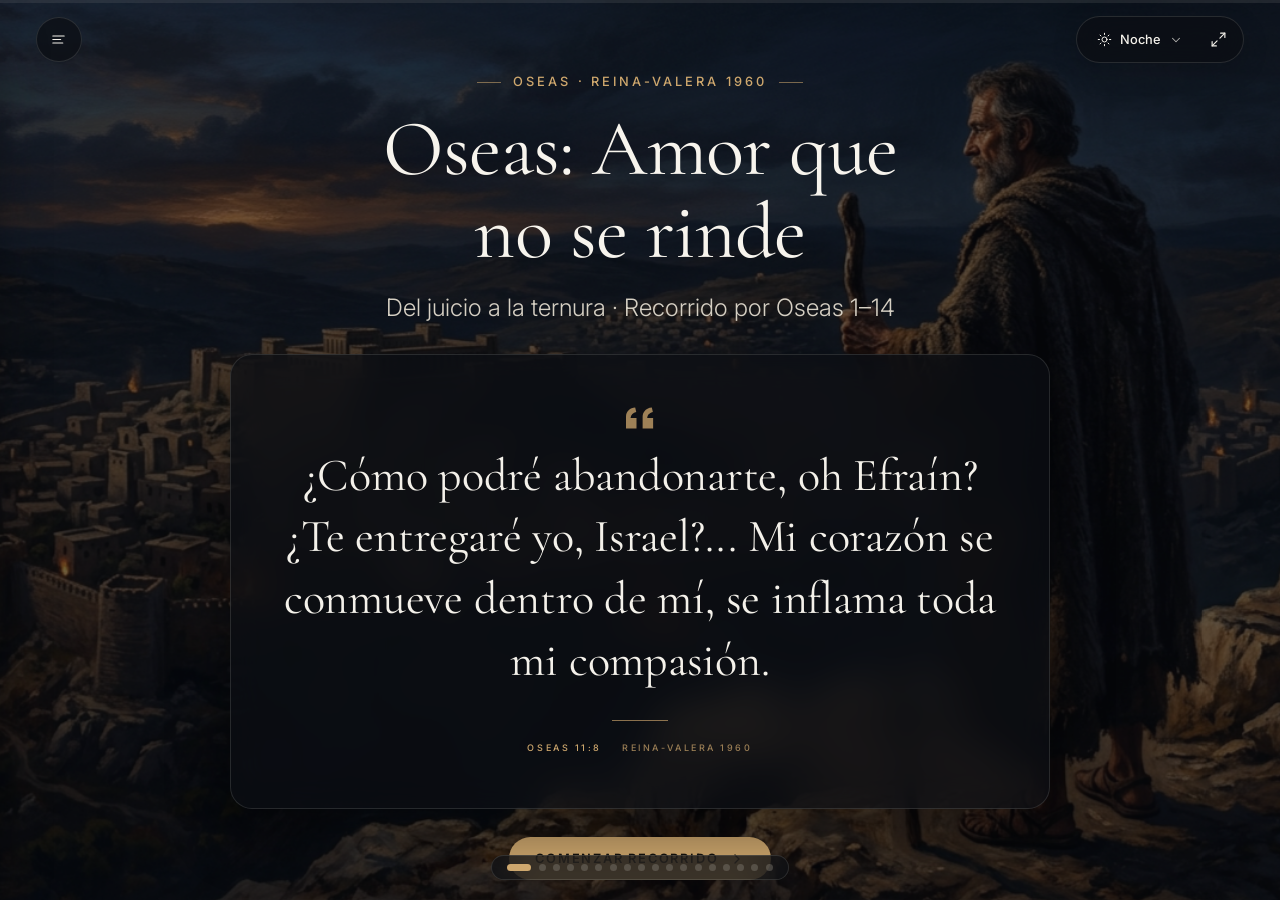
<file: index.html>
<!DOCTYPE html>
<html lang="es" data-theme="oscuro">
<head>
  <meta charset="UTF-8" />
  <meta name="viewport" content="width=device-width, initial-scale=1.0" />
  <title>Palabra Visual — Lectura</title>
  <meta name="description" content="Un espacio de meditación y estudio bíblico." />
  <meta property="og:title" content="Palabra Visual" />
  <meta property="og:description" content="Un espacio de meditación y estudio bíblico." />

  <link rel="preconnect" href="https://fonts.googleapis.com" />
  <link rel="preconnect" href="https://fonts.gstatic.com" crossorigin />
  <link href="https://fonts.googleapis.com/css2?family=Cormorant+Garamond:ital,wght@0,400;0,500;0,600;1,400;1,500&family=Gentium+Plus:ital,wght@0,400;0,700;1,400&family=Inter:wght@300;400;500;600&family=Noto+Serif+Hebrew:wght@400;500;600&display=swap" rel="stylesheet" />

  <link rel="stylesheet" href="css/theme.css" />
  <script src="https://cdnjs.cloudflare.com/ajax/libs/gsap/3.12.5/gsap.min.js" crossorigin="anonymous" referrerpolicy="no-referrer"></script>
</head>
<body>
  <div class="app-shell" id="app">
    <div class="progress-bar-track" role="progressbar" aria-valuemin="0" aria-valuemax="100" aria-valuenow="0" id="progress-track">
      <div class="progress-bar-fill" id="progress-fill"></div>
    </div>

    <header class="top-bar" aria-label="Navegación principal">
      <div class="brand-cluster" style="padding:0.3rem;">
        <button class="icon-btn" id="btn-index" aria-label="Abrir índice de diapositivas" title="Índice de diapositivas">
          <svg viewBox="0 0 24 24" fill="none" stroke="currentColor" stroke-width="1.6" stroke-linecap="round"><line x1="4" y1="7" x2="20" y2="7"/><line x1="4" y1="12" x2="15" y2="12"/><line x1="4" y1="17" x2="18" y2="17"/></svg>
        </button>
      </div>

      <div class="top-actions">
        <div class="dropdown" id="theme-dropdown">
          <button class="dropdown-trigger" id="theme-dropdown-btn" aria-haspopup="listbox" aria-expanded="false" aria-label="Seleccionar tema visual" title="Cambiar tema">
            <svg width="15" height="15" viewBox="0 0 24 24" fill="none" stroke="currentColor" stroke-width="1.6" stroke-linecap="round" stroke-linejoin="round"><circle cx="12" cy="12" r="4"/><path d="M12 2v2m0 16v2M4.93 4.93l1.41 1.41m11.32 11.32l1.41 1.41M2 12h2m16 0h2M4.93 19.07l1.41-1.41m11.32-11.32l1.41-1.41"/></svg>
            <span class="pill-label" id="theme-label">Noche</span>
            <svg class="dropdown-chevron" viewBox="0 0 24 24" fill="none" stroke="currentColor" stroke-width="1.8" stroke-linecap="round" stroke-linejoin="round"><polyline points="6 9 12 15 18 9"/></svg>
          </button>
          <div class="dropdown-menu dropdown-menu--right" id="theme-dropdown-menu" role="listbox" aria-label="Temas visuales">
            <button class="dropdown-item is-selected" role="option" aria-selected="true" data-theme-choice="oscuro">
              <div class="dropdown-item-main">
                <span class="theme-swatch" style="background: linear-gradient(135deg, #0b0d11 55%, #cfa86e 55%);"></span>
                <div>
                  <span class="dropdown-item-title dropdown-item-title--sans">Noche profunda</span>
                  <span class="dropdown-item-sub">Oscuro contemplativo</span>
                </div>
              </div>
              <svg class="dropdown-check" viewBox="0 0 24 24" fill="none" stroke="currentColor" stroke-width="2" stroke-linecap="round" stroke-linejoin="round"><polyline points="20 6 9 17 4 12"/></svg>
            </button>
            <button class="dropdown-item" role="option" aria-selected="false" data-theme-choice="claro">
              <div class="dropdown-item-main">
                <span class="theme-swatch" style="background: linear-gradient(135deg, #faf7f2 55%, #9a6735 55%);"></span>
                <div>
                  <span class="dropdown-item-title dropdown-item-title--sans">Amanecer cálido</span>
                  <span class="dropdown-item-sub">Luminoso editorial</span>
                </div>
              </div>
              <svg class="dropdown-check" viewBox="0 0 24 24" fill="none" stroke="currentColor" stroke-width="2" stroke-linecap="round" stroke-linejoin="round"><polyline points="20 6 9 17 4 12"/></svg>
            </button>
            <button class="dropdown-item" role="option" aria-selected="false" data-theme-choice="sepia">
              <div class="dropdown-item-main">
                <span class="theme-swatch" style="background: linear-gradient(135deg, #efe6d5 55%, #874c2b 55%);"></span>
                <div>
                  <span class="dropdown-item-title dropdown-item-title--sans">Pergamino</span>
                  <span class="dropdown-item-sub">Sepia clásico</span>
                </div>
              </div>
              <svg class="dropdown-check" viewBox="0 0 24 24" fill="none" stroke="currentColor" stroke-width="2" stroke-linecap="round" stroke-linejoin="round"><polyline points="20 6 9 17 4 12"/></svg>
            </button>
          </div>
        </div>

        <button class="icon-btn" id="btn-fullscreen" aria-label="Pantalla completa" title="Pantalla completa (F)">
          <svg viewBox="0 0 24 24" fill="none" stroke="currentColor" stroke-width="1.6" stroke-linecap="round" stroke-linejoin="round"><polyline points="15 3 21 3 21 9"/><polyline points="9 21 3 21 3 15"/><line x1="21" y1="3" x2="14" y2="10"/><line x1="3" y1="21" x2="10" y2="14"/></svg>
        </button>
      </div>
    </header>

    <main class="slides-stage" id="slides-stage" aria-live="polite"></main>

    <footer class="bottom-bar" aria-label="Navegación de diapositivas">
      <nav class="dots-nav" id="dots-nav" aria-label="Puntos de progreso"></nav>
    </footer>

    <!-- Modal de detalle desplegable al pulsar un recuadro -->
    <div class="detail-modal-backdrop" id="detail-modal-backdrop" aria-hidden="true">
      <div class="detail-modal" role="dialog" aria-modal="true" aria-labelledby="detail-modal-title">
        <button class="icon-btn detail-modal-close" id="detail-modal-close" aria-label="Cerrar ventana">
          <svg viewBox="0 0 24 24" fill="none" stroke="currentColor" stroke-width="1.6" stroke-linecap="round"><line x1="18" y1="6" x2="6" y2="18"/><line x1="6" y1="6" x2="18" y2="18"/></svg>
        </button>
        <div class="recuadro-icon" id="detail-modal-icon" aria-hidden="true"></div>
        <h3 class="detail-modal-title" id="detail-modal-title"></h3>
        <div class="detail-modal-body" id="detail-modal-body"></div>
      </div>
    </div>

        <!-- Pantalla de Revelado Dinámico (Fondo negro puro, sin spoilers) -->
    <section class="lock-screen" id="lock-screen" aria-label="Contenido programado">
      <canvas class="lock-particles" id="lock-particles" aria-hidden="true"></canvas>
      <div class="lock-card">
        <img class="lock-emblem" src="assets/images/biblia_blanca_cruz.svg" alt="" />
        <span class="lock-kicker">Se revelará pronto</span>
        <p class="lock-msg" id="lock-msg">Este espacio se abrirá al cumplirse el tiempo.</p>
        <div class="countdown-grid" role="timer" aria-live="polite">
          <div class="countdown-cell"><span class="countdown-num" id="cd-days">00</span><span class="countdown-label">Días</span></div>
          <div class="countdown-cell"><span class="countdown-num" id="cd-hours">00</span><span class="countdown-label">Horas</span></div>
          <div class="countdown-cell"><span class="countdown-num" id="cd-mins">00</span><span class="countdown-label">Min</span></div>
          <div class="countdown-cell"><span class="countdown-num" id="cd-secs">00</span><span class="countdown-label">Seg</span></div>
        </div>
        <p class="lock-date-label" id="lock-date-label"></p>
      </div>
    </section>

    <div class="drawer-backdrop" id="drawer-backdrop"></div>

    <aside class="drawer" id="index-drawer" aria-label="Índice de diapositivas" aria-hidden="true">
      <div class="drawer-header">
        <h2 class="drawer-title">Recorrido</h2>
        <button class="icon-btn" id="btn-close-index" aria-label="Cerrar índice">
          <svg viewBox="0 0 24 24" fill="none" stroke="currentColor" stroke-width="1.6" stroke-linecap="round"><line x1="18" y1="6" x2="6" y2="18"/><line x1="6" y1="6" x2="18" y2="18"/></svg>
        </button>
      </div>
      <div class="drawer-body" id="index-list"></div>
    </aside>
  </div>

  <script src="js/renderer.js"></script>
  <script src="js/viewer.js"></script>
</body>
</html>
</file>
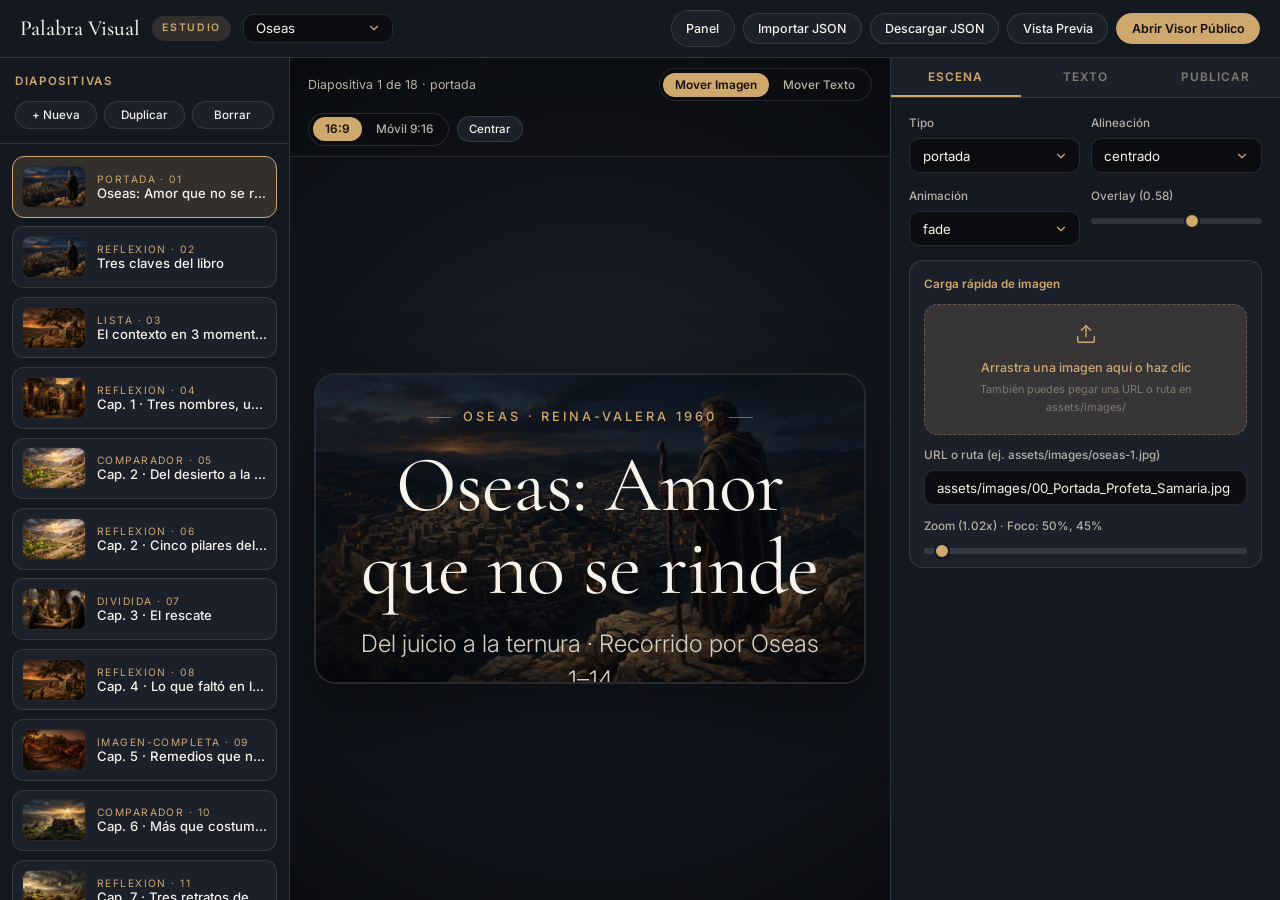
<file: admin.html>
<!DOCTYPE html>
<html lang="es" data-theme="oscuro">
<head>
  <meta charset="UTF-8" />
  <meta name="viewport" content="width=device-width, initial-scale=1.0" />
  <title>Palabra Visual — Estudio de Edición</title>

  <link rel="preconnect" href="https://fonts.googleapis.com" />
  <link rel="preconnect" href="https://fonts.gstatic.com" crossorigin />
  <link href="https://fonts.googleapis.com/css2?family=Cormorant+Garamond:ital,wght@0,400;0,500;0,600;1,400;1,500&family=Gentium+Plus:ital,wght@0,400;0,700;1,400&family=Inter:wght@300;400;500;600&family=Noto+Serif+Hebrew:wght@400;500;600&display=swap" rel="stylesheet" />

  <link rel="stylesheet" href="css/theme.css" />
  <link rel="stylesheet" href="css/admin.css" />
  <script src="https://cdnjs.cloudflare.com/ajax/libs/gsap/3.12.5/gsap.min.js" crossorigin="anonymous" referrerpolicy="no-referrer"></script>
</head>
<body class="admin-body">
  <!-- Barra superior del Estudio -->
  <header class="studio-topbar">
    <div class="studio-brand">
      <strong style="font-family:var(--font-display); font-size:1.35rem; font-weight:500;">Palabra Visual</strong>
      <span class="studio-badge">Estudio</span>
      <select class="field-select" id="st-book-select" style="width:auto; min-width:150px; padding:0.35rem 2rem 0.35rem 0.75rem;"></select>
    </div>

    <div class="studio-actions">
      <a class="btn-studio" href="panel.html">Panel</a>
      <button class="btn-studio" id="st-import-btn" type="button">Importar JSON</button>
      <input type="file" id="st-import-file" accept=".json,application/json" style="display:none" />
      <button class="btn-studio" id="st-export-json" type="button">Descargar JSON</button>
      <button class="btn-studio" id="st-preview-btn" type="button">Vista Previa</button>
      <button class="btn-studio btn-studio--primary" id="st-open-viewer" type="button">Abrir Visor Público</button>
    </div>
  </header>

  <!-- Espacio de trabajo de 3 columnas -->
  <main class="studio-workspace">
    <!-- 1. Izquierda: Lista de diapositivas con Drag & Drop -->
    <aside class="studio-deck" aria-label="Diapositivas">
      <div class="deck-header">
        <span style="font-size:0.72rem; letter-spacing:0.14em; text-transform:uppercase; color:var(--accent); font-weight:600;">Diapositivas</span>
        <div class="deck-actions">
          <button class="btn-studio" id="st-add-slide" type="button">+ Nueva</button>
          <button class="btn-studio" id="st-dup-slide" type="button">Duplicar</button>
          <button class="btn-studio" id="st-del-slide" type="button">Borrar</button>
        </div>
      </div>
      <div class="deck-list" id="deck-list"></div>
    </aside>

    <!-- 2. Centro: Canvas interactivo (Móvil 9:16 / Escritorio 16:9 + Arrastrar) -->
    <section class="studio-canvas-area" aria-label="Lienzo de edición">
      <div class="canvas-toolbar">
        <span id="canvas-slide-label" style="font-size:0.78rem; color:var(--text-secondary);">Diapositiva 1</span>

        <div class="segmented" role="group" aria-label="Modo de arrastre en lienzo">
          <button class="seg-btn is-active" data-drag-mode="image" type="button">Mover Imagen</button>
          <button class="seg-btn" data-drag-mode="text" type="button">Mover Texto</button>
        </div>

        <div style="display:flex; align-items:center; gap:0.5rem;">
          <div class="segmented" role="group" aria-label="Formato de vista">
            <button class="seg-btn is-active" data-frame="desktop" type="button">16:9</button>
            <button class="seg-btn" data-frame="mobile" type="button">Móvil 9:16</button>
          </div>
          <button class="btn-studio" id="st-reset-pos" type="button" style="padding:0.32rem 0.7rem; font-size:0.72rem;">Centrar</button>
        </div>
      </div>

      <div class="canvas-viewport">
        <div class="device-frame frame-desktop" id="device-frame" data-drag-mode="image">
          <div class="slides-stage" id="studio-stage"></div>
        </div>
      </div>
    </section>

    <!-- 3. Derecha: Inspector con pestañas -->
    <aside class="studio-inspector" aria-label="Inspector de propiedades">
      <div class="inspector-tabs" role="tablist">
        <button class="tab-btn is-active" data-tab="escena" type="button">Escena</button>
        <button class="tab-btn" data-tab="texto" type="button">Texto</button>
        <button class="tab-btn" data-tab="publicar" type="button">Publicar</button>
      </div>

      <div class="inspector-body">
        <!-- TAB 1: Escena e Imágenes -->
        <div class="tab-panel is-active" id="tab-escena">
          <div class="field-row">
            <div class="field-group">
              <label class="field-label" for="st-tipo">Tipo</label>
              <select class="field-select" id="st-tipo">
                <option value="portada">portada</option>
                <option value="versiculo">versiculo</option>
                <option value="reflexion">reflexion</option>
                <option value="imagen-completa">imagen-completa</option>
                <option value="dividida">dividida</option>
                <option value="lista">lista</option>
                <option value="pregunta">pregunta</option>
                <option value="comparador">comparador</option>
                <option value="cierre">cierre</option>
              </select>
            </div>
            <div class="field-group">
              <label class="field-label" for="st-layout">Alineación</label>
              <select class="field-select" id="st-layout">
                <option value="centrado">centrado</option>
                <option value="izquierda">izquierda</option>
                <option value="derecha">derecha</option>
                <option value="inferior">inferior</option>
              </select>
            </div>
          </div>

          <div class="field-row">
            <div class="field-group">
              <label class="field-label" for="st-anim">Animación</label>
              <select class="field-select" id="st-anim">
                <option value="revelar-palabras">revelar-palabras</option>
                <option value="fade">fade</option>
                <option value="slide-up">slide-up</option>
                <option value="zoom-lento">zoom-lento</option>
                <option value="parallax">parallax</option>
              </select>
            </div>
            <div class="field-group">
              <label class="field-label" for="st-overlay">Overlay (<span id="st-overlay-val">0.55</span>)</label>
              <input class="field-range" id="st-overlay" type="range" min="0" max="1" step="0.05" />
            </div>
          </div>

          <div class="studio-card">
            <span class="field-label" style="color:var(--accent); font-weight:600;">Carga rápida de imagen</span>
            <div class="image-dropzone" id="st-dropzone">
              <svg width="22" height="22" viewBox="0 0 24 24" fill="none" stroke="currentColor" stroke-width="1.6" stroke-linecap="round" stroke-linejoin="round"><path d="M21 15v4a2 2 0 0 1-2 2H5a2 2 0 0 1-2-2v-4"/><polyline points="17 8 12 3 7 8"/><line x1="12" y1="3" x2="12" y2="15"/></svg>
              <p>Arrastra una imagen aquí o haz clic</p>
              <small>También puedes pegar una URL o ruta en assets/images/</small>
              <input type="file" id="st-imagen-file" accept="image/*" style="display:none" />
            </div>
            <div class="field-group">
              <label class="field-label" for="st-imagen">URL o ruta (ej. assets/images/oseas-1.jpg)</label>
              <input class="field-input" id="st-imagen" type="text" placeholder="https://... o assets/images/..." />
            </div>
            <div class="field-group">
              <label class="field-label" for="st-zoom">Zoom (<span id="st-zoom-val">1.00</span>x) &middot; Foco: <span id="st-focal-readout">50%, 50%</span></label>
              <input class="field-range" id="st-zoom" type="range" min="1" max="1.6" step="0.02" value="1" />
            </div>
          </div>
        </div>

        <!-- TAB 2: Texto, Cita Bíblica y Recuadros -->
        <div class="tab-panel" id="tab-texto">
          <div class="field-group">
            <label class="field-label" for="st-titulo">Título</label>
            <input class="field-input" id="st-titulo" type="text" />
          </div>
          <div class="field-group">
            <label class="field-label" for="st-subtitulo">Subtítulo / Kicker</label>
            <input class="field-input" id="st-subtitulo" type="text" />
          </div>
          <div class="field-group">
            <label class="field-label" for="st-font-scale">Tamaño de cita (<span id="st-font-scale-val">1.00</span>x)</label>
            <input class="field-range" id="st-font-scale" type="range" min="0.75" max="1.45" step="0.05" value="1" />
          </div>
          <div class="field-group">
            <label class="field-label" for="st-versiculo-texto">Versículo (texto fiel)</label>
            <textarea class="field-textarea" id="st-versiculo-texto"></textarea>
          </div>
          <div class="field-group">
            <label class="field-label" for="st-versiculo-ref">Referencia</label>
            <input class="field-input" id="st-versiculo-ref" type="text" />
          </div>
          <div class="field-group">
            <label class="field-label" for="st-reflexion">Reflexión</label>
            <textarea class="field-textarea" id="st-reflexion"></textarea>
          </div>
          <div class="field-group">
            <span class="field-label" style="color:var(--accent); font-weight:600;">Recuadros / Puntos</span>
            <div id="st-recuadros-list" style="display:flex; flex-direction:column; gap:0.65rem;"></div>
            <button class="btn-studio" id="st-add-recuadro" type="button" style="justify-content:center;">+ Agregar recuadro</button>
          </div>
        </div>

        <!-- TAB 3: Publicación y Revelado Dinámico -->
        <div class="tab-panel" id="tab-publicar">
          <div class="studio-card">
            <span class="field-label" style="color:var(--accent); font-weight:600;">Datos del Libro</span>
            <div class="field-group">
              <label class="field-label" for="st-book-title">Nombre del libro</label>
              <input class="field-input" id="st-book-title" type="text" />
            </div>
            <div class="field-group">
              <label class="field-label" for="st-book-version">Versión bíblica</label>
              <input class="field-input" id="st-book-version" type="text" />
            </div>
            <div class="field-group">
              <label class="field-label" for="st-book-theme">Tema predeterminado</label>
              <select class="field-select" id="st-book-theme">
                <option value="oscuro">Noche profunda (oscuro)</option>
                <option value="claro">Amanecer cálido (claro)</option>
                <option value="sepia">Pergamino (sepia)</option>
              </select>
            </div>
          </div>

          <div class="studio-card">
            <span class="field-label" style="color:var(--accent); font-weight:600;">Revelado Dinámico (Bloqueo Temporal)</span>
            <div class="field-group">
              <label class="field-label" for="st-desbloqueo">Fecha y hora de apertura</label>
              <input class="field-input" id="st-desbloqueo" type="datetime-local" />
            </div>
            <div class="field-group">
              <label class="field-label" for="st-bloqueo-msg">Mensaje de espera</label>
              <textarea class="field-textarea" id="st-bloqueo-msg" placeholder="Esta reflexión estará disponible al iniciar..."></textarea>
            </div>
            <button class="btn-studio" id="st-clear-lock" type="button" style="justify-content:center;">Quitar bloqueo</button>
          </div>

          <p style="font-size:0.75rem; color:var(--text-muted); line-height:1.5;">
            Cuando termines de editar, pulsa <strong>Descargar JSON</strong> arriba y reemplaza el archivo correspondiente en la carpeta <code>data/</code> de tu repositorio.
          </p>
        </div>
      </div>
    </aside>
  </main>

  <!-- Vista Previa Independiente (en vivo, sin depender del visor público) -->
  <div class="admin-preview-overlay" id="admin-preview-overlay" aria-hidden="true">
    <div class="admin-preview-bar">
      <div style="display:flex; align-items:center; gap:0.75rem;">
        <span class="studio-badge">Vista Previa en Vivo</span>
        <span id="pv-counter" style="font-size:0.78rem; color:var(--text-secondary);">1 / 18</span>
      </div>
      <div class="segmented" role="group" aria-label="Formato de vista previa">
        <button class="seg-btn is-active" id="pv-mode-desktop" type="button">Pantalla completa</button>
        <button class="seg-btn" id="pv-mode-mobile" type="button">Móvil 9:16</button>
      </div>
      <div style="display:flex; align-items:center; gap:0.45rem;">
        <button class="btn-studio" id="pv-prev" type="button">Anterior</button>
        <button class="btn-studio" id="pv-next" type="button">Siguiente</button>
        <button class="btn-studio btn-studio--primary" id="pv-close" type="button">Cerrar</button>
      </div>
    </div>
    <div class="admin-preview-stage" id="admin-preview-stage">
      <div class="slides-stage" id="pv-slides-stage"></div>
    </div>
  </div>

  <!-- Modal de detalle desplegable para probar recuadros en Vista Previa -->
  <div class="detail-modal-backdrop" id="detail-modal-backdrop" aria-hidden="true">
    <div class="detail-modal" role="dialog" aria-modal="true" aria-labelledby="detail-modal-title">
      <button class="icon-btn detail-modal-close" id="detail-modal-close" aria-label="Cerrar ventana">
        <svg viewBox="0 0 24 24" fill="none" stroke="currentColor" stroke-width="1.6" stroke-linecap="round"><line x1="18" y1="6" x2="6" y2="18"/><line x1="6" y1="6" x2="18" y2="18"/></svg>
      </button>
      <div class="recuadro-icon" id="detail-modal-icon" aria-hidden="true"></div>
      <h3 class="detail-modal-title" id="detail-modal-title"></h3>
      <div class="detail-modal-body" id="detail-modal-body"></div>
    </div>
  </div>

  <div class="toast" id="toast" role="status" aria-live="polite"></div>

  <script src="js/renderer.js"></script>
  <script src="js/admin.js"></script>
</body>
</html>
</file>
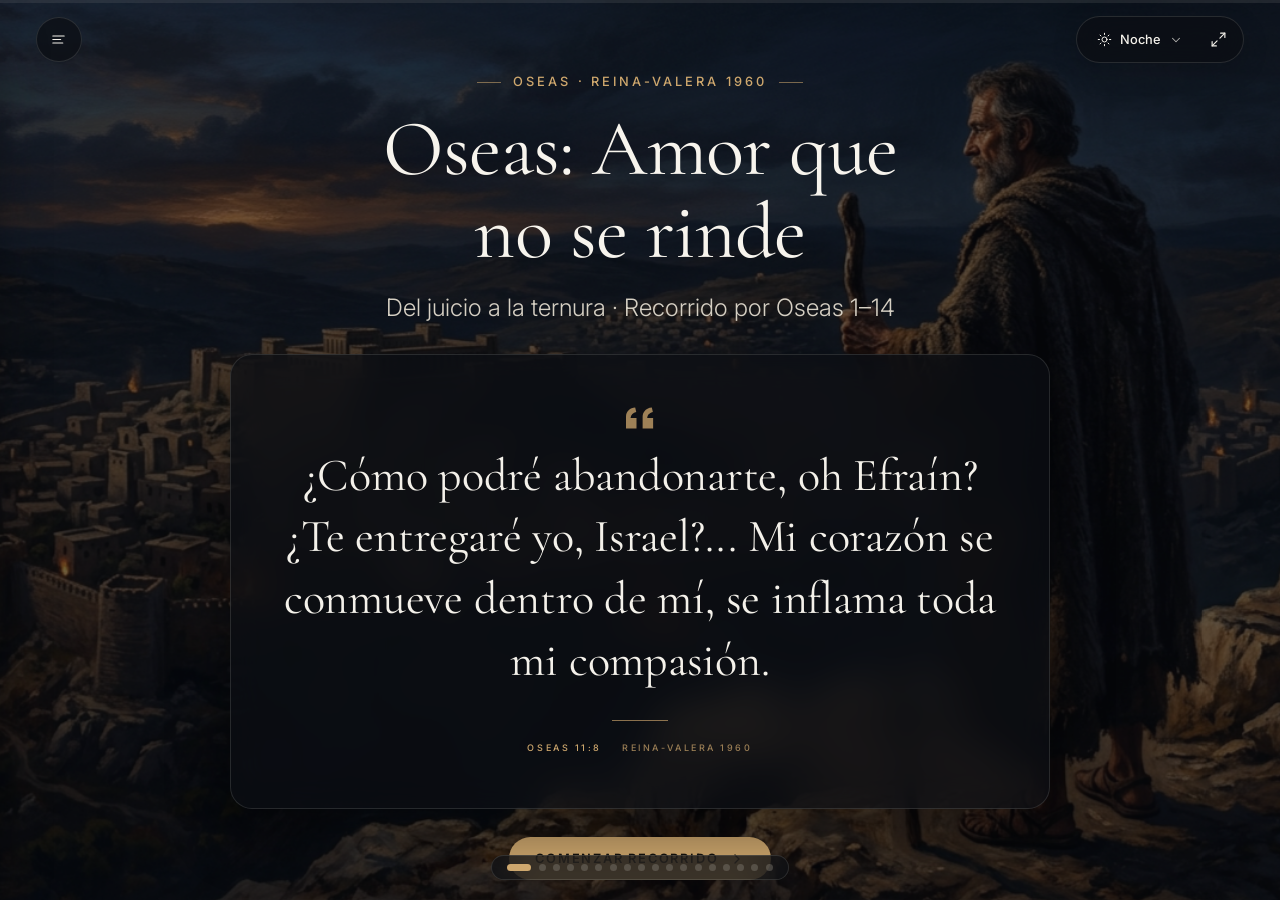
<file: oseas.html>
<!DOCTYPE html>
<html lang="es" data-theme="oscuro">
<head>
  <meta charset="UTF-8" />
  <meta name="viewport" content="width=device-width, initial-scale=1.0" />
  <title>Oseas — Palabra Visual</title>
  <meta name="description" content="Recorrido visual contemplativo y editorial por el libro de Oseas." />

  <link rel="preconnect" href="https://fonts.googleapis.com" />
  <link rel="preconnect" href="https://fonts.gstatic.com" crossorigin />
  <link href="https://fonts.googleapis.com/css2?family=Cormorant+Garamond:ital,wght@0,400;0,500;0,600;1,400;1,500&family=Gentium+Plus:ital,wght@0,400;0,700;1,400&family=Inter:wght@300;400;500;600&family=Noto+Serif+Hebrew:wght@400;500;600&display=swap" rel="stylesheet" />

  <link rel="stylesheet" href="css/theme.css" />
  <script src="https://cdnjs.cloudflare.com/ajax/libs/gsap/3.12.5/gsap.min.js" crossorigin="anonymous" referrerpolicy="no-referrer"></script>
</head>
<body>
  <div class="app-shell" id="app">
    <div class="progress-bar-track" role="progressbar" aria-valuemin="0" aria-valuemax="100" aria-valuenow="0" id="progress-track">
      <div class="progress-bar-fill" id="progress-fill"></div>
    </div>

    <header class="top-bar" aria-label="Navegación principal">
      <div class="brand-cluster" style="padding:0.3rem;">
        <button class="icon-btn" id="btn-index" aria-label="Abrir índice de diapositivas" title="Índice de diapositivas">
          <svg viewBox="0 0 24 24" fill="none" stroke="currentColor" stroke-width="1.6" stroke-linecap="round"><line x1="4" y1="7" x2="20" y2="7"/><line x1="4" y1="12" x2="15" y2="12"/><line x1="4" y1="17" x2="18" y2="17"/></svg>
        </button>
      </div>

      <div class="top-actions">
        <div class="dropdown" id="theme-dropdown">
          <button class="dropdown-trigger" id="theme-dropdown-btn" aria-haspopup="listbox" aria-expanded="false" aria-label="Seleccionar tema visual" title="Cambiar tema">
            <svg width="15" height="15" viewBox="0 0 24 24" fill="none" stroke="currentColor" stroke-width="1.6" stroke-linecap="round" stroke-linejoin="round"><circle cx="12" cy="12" r="4"/><path d="M12 2v2m0 16v2M4.93 4.93l1.41 1.41m11.32 11.32l1.41 1.41M2 12h2m16 0h2M4.93 19.07l1.41-1.41m11.32-11.32l1.41-1.41"/></svg>
            <span class="pill-label" id="theme-label">Noche</span>
            <svg class="dropdown-chevron" viewBox="0 0 24 24" fill="none" stroke="currentColor" stroke-width="1.8" stroke-linecap="round" stroke-linejoin="round"><polyline points="6 9 12 15 18 9"/></svg>
          </button>
          <div class="dropdown-menu dropdown-menu--right" id="theme-dropdown-menu" role="listbox" aria-label="Temas visuales">
            <button class="dropdown-item is-selected" role="option" aria-selected="true" data-theme-choice="oscuro">
              <div class="dropdown-item-main">
                <span class="theme-swatch" style="background: linear-gradient(135deg, #0b0d11 55%, #cfa86e 55%);"></span>
                <div>
                  <span class="dropdown-item-title dropdown-item-title--sans">Noche profunda</span>
                  <span class="dropdown-item-sub">Oscuro contemplativo</span>
                </div>
              </div>
              <svg class="dropdown-check" viewBox="0 0 24 24" fill="none" stroke="currentColor" stroke-width="2" stroke-linecap="round" stroke-linejoin="round"><polyline points="20 6 9 17 4 12"/></svg>
            </button>
            <button class="dropdown-item" role="option" aria-selected="false" data-theme-choice="claro">
              <div class="dropdown-item-main">
                <span class="theme-swatch" style="background: linear-gradient(135deg, #faf7f2 55%, #9a6735 55%);"></span>
                <div>
                  <span class="dropdown-item-title dropdown-item-title--sans">Amanecer cálido</span>
                  <span class="dropdown-item-sub">Luminoso editorial</span>
                </div>
              </div>
              <svg class="dropdown-check" viewBox="0 0 24 24" fill="none" stroke="currentColor" stroke-width="2" stroke-linecap="round" stroke-linejoin="round"><polyline points="20 6 9 17 4 12"/></svg>
            </button>
            <button class="dropdown-item" role="option" aria-selected="false" data-theme-choice="sepia">
              <div class="dropdown-item-main">
                <span class="theme-swatch" style="background: linear-gradient(135deg, #efe6d5 55%, #874c2b 55%);"></span>
                <div>
                  <span class="dropdown-item-title dropdown-item-title--sans">Pergamino</span>
                  <span class="dropdown-item-sub">Sepia clásico</span>
                </div>
              </div>
              <svg class="dropdown-check" viewBox="0 0 24 24" fill="none" stroke="currentColor" stroke-width="2" stroke-linecap="round" stroke-linejoin="round"><polyline points="20 6 9 17 4 12"/></svg>
            </button>
          </div>
        </div>

        <button class="icon-btn" id="btn-fullscreen" aria-label="Pantalla completa" title="Pantalla completa (F)">
          <svg viewBox="0 0 24 24" fill="none" stroke="currentColor" stroke-width="1.6" stroke-linecap="round" stroke-linejoin="round"><polyline points="15 3 21 3 21 9"/><polyline points="9 21 3 21 3 15"/><line x1="21" y1="3" x2="14" y2="10"/><line x1="3" y1="21" x2="10" y2="14"/></svg>
        </button>
      </div>
    </header>

    <main class="slides-stage" id="slides-stage" aria-live="polite"></main>

    <footer class="bottom-bar" aria-label="Navegación de diapositivas">
      <nav class="dots-nav" id="dots-nav" aria-label="Puntos de progreso"></nav>
    </footer>

    <!-- Modal de detalle desplegable al pulsar un recuadro -->
    <div class="detail-modal-backdrop" id="detail-modal-backdrop" aria-hidden="true">
      <div class="detail-modal" role="dialog" aria-modal="true" aria-labelledby="detail-modal-title">
        <button class="icon-btn detail-modal-close" id="detail-modal-close" aria-label="Cerrar ventana">
          <svg viewBox="0 0 24 24" fill="none" stroke="currentColor" stroke-width="1.6" stroke-linecap="round"><line x1="18" y1="6" x2="6" y2="18"/><line x1="6" y1="6" x2="18" y2="18"/></svg>
        </button>
        <div class="recuadro-icon" id="detail-modal-icon" aria-hidden="true"></div>
        <h3 class="detail-modal-title" id="detail-modal-title"></h3>
        <div class="detail-modal-body" id="detail-modal-body"></div>
      </div>
    </div>

        <!-- Pantalla de Revelado Dinámico (Fondo negro puro, sin spoilers) -->
    <section class="lock-screen" id="lock-screen" aria-label="Contenido programado">
      <canvas class="lock-particles" id="lock-particles" aria-hidden="true"></canvas>
      <div class="lock-card">
        <img class="lock-emblem" src="assets/images/biblia_blanca_cruz.svg" alt="" />
        <span class="lock-kicker">Se revelará pronto</span>
        <p class="lock-msg" id="lock-msg">Este espacio se abrirá al cumplirse el tiempo.</p>
        <div class="countdown-grid" role="timer" aria-live="polite">
          <div class="countdown-cell"><span class="countdown-num" id="cd-days">00</span><span class="countdown-label">Días</span></div>
          <div class="countdown-cell"><span class="countdown-num" id="cd-hours">00</span><span class="countdown-label">Horas</span></div>
          <div class="countdown-cell"><span class="countdown-num" id="cd-mins">00</span><span class="countdown-label">Min</span></div>
          <div class="countdown-cell"><span class="countdown-num" id="cd-secs">00</span><span class="countdown-label">Seg</span></div>
        </div>
        <p class="lock-date-label" id="lock-date-label"></p>
      </div>
    </section>

    <div class="drawer-backdrop" id="drawer-backdrop"></div>

    <aside class="drawer" id="index-drawer" aria-label="Índice de diapositivas" aria-hidden="true">
      <div class="drawer-header">
        <h2 class="drawer-title">Recorrido</h2>
        <button class="icon-btn" id="btn-close-index" aria-label="Cerrar índice">
          <svg viewBox="0 0 24 24" fill="none" stroke="currentColor" stroke-width="1.6" stroke-linecap="round"><line x1="18" y1="6" x2="6" y2="18"/><line x1="6" y1="6" x2="18" y2="18"/></svg>
        </button>
      </div>
      <div class="drawer-body" id="index-list"></div>
    </aside>
  </div>

  <script>window.PALABRA_BOOK = "oseas";</script>
  <script src="js/renderer.js"></script>
  <script src="js/viewer.js"></script>
</body>
</html>
</file>
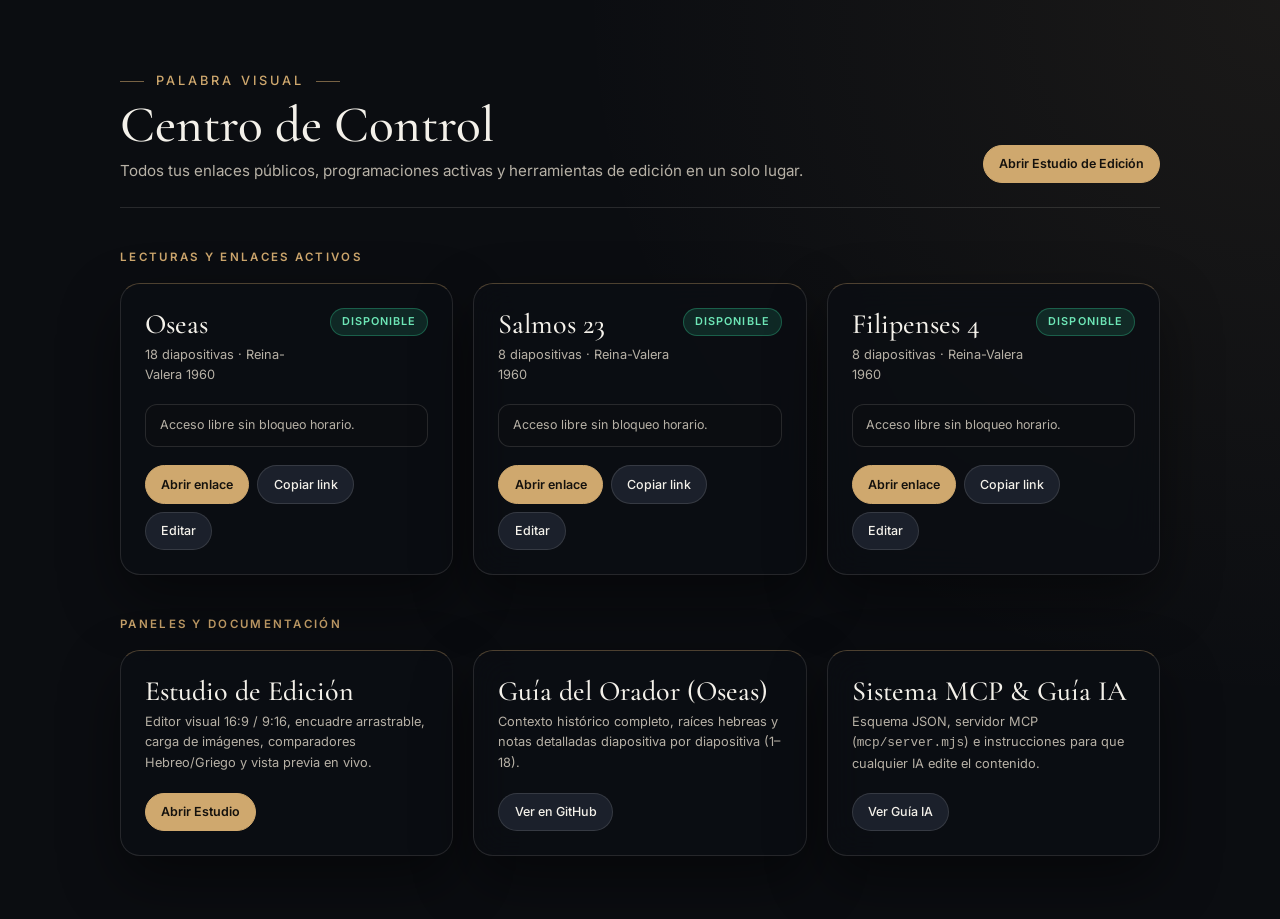
<file: panel.html>
<!DOCTYPE html>
<html lang="es" data-theme="oscuro">
<head>
  <meta charset="UTF-8" />
  <meta name="viewport" content="width=device-width, initial-scale=1.0" />
  <title>Centro de Control — Palabra Visual</title>

  <link rel="preconnect" href="https://fonts.googleapis.com" />
  <link rel="preconnect" href="https://fonts.gstatic.com" crossorigin />
  <link href="https://fonts.googleapis.com/css2?family=Cormorant+Garamond:ital,wght@0,400;0,500;0,600;1,400;1,500&family=Inter:wght@300;400;500;600&display=swap" rel="stylesheet" />
  <link rel="stylesheet" href="css/theme.css" />

  <style>
    body.panel-body {
      overflow-y: auto;
      min-height: 100vh;
      background: radial-gradient(circle at top right, rgba(207, 168, 110, 0.08), transparent 45%), var(--bg-base);
    }

    .panel-container {
      max-width: 1120px;
      margin: 0 auto;
      padding: clamp(2rem, 5vw, 4rem) clamp(1.25rem, 4vw, 2.5rem);
      display: flex;
      flex-direction: column;
      gap: 2.5rem;
    }

    .panel-header {
      display: flex;
      flex-wrap: wrap;
      align-items: flex-end;
      justify-content: space-between;
      gap: 1rem;
      padding-bottom: 1.5rem;
      border-bottom: 1px solid var(--border-subtle);
    }

    .panel-title {
      font-family: var(--font-display);
      font-size: clamp(2.1rem, 4vw, 3.2rem);
      font-weight: 500;
      line-height: 1.08;
    }

    .panel-subtitle {
      font-size: var(--text-sm);
      color: var(--text-secondary);
      margin-top: 0.35rem;
    }

    .section-heading {
      font-size: 0.72rem;
      font-weight: 600;
      letter-spacing: 0.2em;
      text-transform: uppercase;
      color: var(--accent);
      margin-bottom: 1rem;
    }

    .cards-grid {
      display: grid;
      grid-template-columns: repeat(auto-fit, minmax(min(100%, 310px), 1fr));
      gap: 1.25rem;
    }

    .hub-card {
      background: var(--bg-glass);
      backdrop-filter: blur(18px);
      -webkit-backdrop-filter: blur(18px);
      border: 1px solid var(--border-subtle);
      border-top: 1px solid var(--border-glow);
      border-radius: 20px;
      padding: 1.5rem;
      display: flex;
      flex-direction: column;
      justify-content: space-between;
      gap: 1.15rem;
      box-shadow: var(--shadow-soft);
    }

    .hub-card-top {
      display: flex;
      align-items: flex-start;
      justify-content: space-between;
      gap: 0.75rem;
    }

    .hub-card-title {
      font-family: var(--font-display);
      font-size: 1.75rem;
      font-weight: 500;
      line-height: 1.15;
    }

    .hub-card-meta {
      font-size: 0.8rem;
      color: var(--text-secondary);
      margin-top: 0.3rem;
    }

    .status-pill {
      font-size: 0.68rem;
      font-weight: 600;
      letter-spacing: 0.1em;
      text-transform: uppercase;
      padding: 0.28rem 0.68rem;
      border-radius: 999px;
      white-space: nowrap;
    }

    .status-pill--live {
      background: rgba(52, 211, 153, 0.14);
      color: #6ee7b7;
      border: 1px solid rgba(52, 211, 153, 0.32);
    }

    .status-pill--scheduled {
      background: var(--accent-soft);
      color: var(--accent);
      border: 1px solid var(--border-glow);
    }

    .schedule-box {
      font-size: 0.78rem;
      color: var(--text-secondary);
      background: var(--bg-base);
      border: 1px solid var(--border-subtle);
      border-radius: 12px;
      padding: 0.65rem 0.85rem;
    }

    .hub-actions {
      display: flex;
      flex-wrap: wrap;
      gap: 0.5rem;
    }

    .hub-btn {
      display: inline-flex;
      align-items: center;
      justify-content: center;
      gap: 0.4rem;
      padding: 0.52rem 0.95rem;
      border-radius: 999px;
      border: 1px solid var(--border-subtle);
      background: var(--bg-elevated);
      font-size: 0.78rem;
      font-weight: 500;
      color: var(--text-primary);
      text-decoration: none;
      transition: border-color 0.2s ease, background-color 0.2s ease, color 0.2s ease;
    }

    .hub-btn:hover {
      border-color: var(--accent);
      background: var(--accent-soft);
      color: var(--accent);
    }

    .hub-btn--primary {
      background: var(--accent);
      border-color: var(--accent);
      color: #14110d;
      font-weight: 600;
    }

    .hub-btn--primary:hover {
      background: var(--accent);
      color: #14110d;
      opacity: 0.92;
    }
  </style>
</head>
<body class="panel-body">
  <div class="panel-container">
    <header class="panel-header">
      <div>
        <span class="kicker" style="margin-bottom:0.4rem;">Palabra Visual</span>
        <h1 class="panel-title">Centro de Control</h1>
        <p class="panel-subtitle">Todos tus enlaces públicos, programaciones activas y herramientas de edición en un solo lugar.</p>
      </div>
      <div class="hub-actions">
        <a class="hub-btn hub-btn--primary" href="admin.html">Abrir Estudio de Edición</a>
      </div>
    </header>

    <section aria-labelledby="sec-lecturas">
      <h2 class="section-heading" id="sec-lecturas">Lecturas y Enlaces Activos</h2>
      <div class="cards-grid" id="books-grid">
        <p style="color:var(--text-muted); font-size:0.88rem;">Cargando catálogo...</p>
      </div>
    </section>

    <section aria-labelledby="sec-paneles">
      <h2 class="section-heading" id="sec-paneles">Paneles y Documentación</h2>
      <div class="cards-grid">
        <article class="hub-card">
          <div>
            <h3 class="hub-card-title">Estudio de Edición</h3>
            <p class="hub-card-meta">Editor visual 16:9 / 9:16, encuadre arrastrable, carga de imágenes, comparadores Hebreo/Griego y vista previa en vivo.</p>
          </div>
          <div class="hub-actions">
            <a class="hub-btn hub-btn--primary" href="admin.html">Abrir Estudio</a>
          </div>
        </article>

        <article class="hub-card">
          <div>
            <h3 class="hub-card-title">Guía del Orador (Oseas)</h3>
            <p class="hub-card-meta">Contexto histórico completo, raíces hebreas y notas detalladas diapositiva por diapositiva (1–18).</p>
          </div>
          <div class="hub-actions">
            <a class="hub-btn" href="https://github.com/Colors-svg/Palabra-de-Dios/blob/main/GUIA_ORADOR_OSEAS.md" target="_blank" rel="noopener">Ver en GitHub</a>
          </div>
        </article>

        <article class="hub-card">
          <div>
            <h3 class="hub-card-title">Sistema MCP &amp; Guía IA</h3>
            <p class="hub-card-meta">Esquema JSON, servidor MCP (<code>mcp/server.mjs</code>) e instrucciones para que cualquier IA edite el contenido.</p>
          </div>
          <div class="hub-actions">
            <a class="hub-btn" href="https://github.com/Colors-svg/Palabra-de-Dios/blob/main/AI_GUIDE.md" target="_blank" rel="noopener">Ver Guía IA</a>
          </div>
        </article>
      </div>
    </section>
  </div>

  <div class="toast" id="toast" role="status" aria-live="polite"></div>

  <script>
    const toastEl = document.getElementById("toast");
    function showToast(msg) {
      toastEl.textContent = msg;
      toastEl.classList.add("is-visible");
      clearTimeout(showToast._t);
      showToast._t = setTimeout(() => toastEl.classList.remove("is-visible"), 2400);
    }

    function escapeHTML(str = "") {
      return String(str).replace(/&/g, "&amp;").replace(/</g, "&lt;").replace(/>/g, "&gt;");
    }

    async function loadHub() {
      const grid = document.getElementById("books-grid");
      try {
        const res = await fetch("data/libros.json");
        const catalog = await res.json();

        const details = await Promise.all(catalog.map(async (entry) => {
          try {
            const bRes = await fetch(entry.archivo);
            const book = await bRes.json();
            return { entry, book };
          } catch {
            return { entry, book: null };
          }
        }));

        grid.innerHTML = details.map(({ entry, book }) => {
          const unlockRaw = book?.desbloqueo || "";
          const unlockTime = unlockRaw ? new Date(unlockRaw).getTime() : 0;
          const isScheduled = Boolean(unlockRaw && !Number.isNaN(unlockTime) && Date.now() < unlockTime);

          const statusHTML = isScheduled
            ? `<span class="status-pill status-pill--scheduled">Programado</span>`
            : `<span class="status-pill status-pill--live">Disponible</span>`;

          const scheduleInfo = isScheduled
            ? `<div class="schedule-box">Apertura: <strong>${escapeHTML(new Date(unlockTime).toLocaleString("es-ES", { dateStyle: "medium", timeStyle: "short" }))}</strong></div>`
            : `<div class="schedule-box">Acceso libre sin bloqueo horario.</div>`;

          const pageHref = `${encodeURIComponent(entry.key)}.html`;
          const fullUrl = new URL(pageHref, window.location.href).href;

          return `
            <article class="hub-card">
              <div>
                <div class="hub-card-top">
                  <div>
                    <h3 class="hub-card-title">${escapeHTML(book?.libro || entry.titulo)}</h3>
                    <p class="hub-card-meta">${(book?.slides?.length || entry.slides)} diapositivas &middot; ${escapeHTML(book?.version || entry.version)}</p>
                  </div>
                  ${statusHTML}
                </div>
              </div>
              ${scheduleInfo}
              <div class="hub-actions">
                <a class="hub-btn hub-btn--primary" href="${pageHref}" target="_blank">Abrir enlace</a>
                <button class="hub-btn" type="button" data-copy-url="${escapeHTML(fullUrl)}">Copiar link</button>
                <a class="hub-btn" href="admin.html?libro=${encodeURIComponent(entry.key)}">Editar</a>
              </div>
            </article>
          `;
        }).join("");

        grid.querySelectorAll("[data-copy-url]").forEach(btn => {
          btn.addEventListener("click", async () => {
            try {
              await navigator.clipboard.writeText(btn.dataset.copyUrl);
              showToast("Enlace copiado al portapapeles");
            } catch {
              prompt("Copia este enlace:", btn.dataset.copyUrl);
            }
          });
        });
      } catch {
        grid.innerHTML = `<p style="color:var(--text-secondary);">No se pudo cargar <code>data/libros.json</code>.</p>`;
      }
    }

    loadHub();
  </script>
</body>
</html>
</file>
<file: css/theme.css>
/* ==========================================================================
   PALABRA VISUAL — SISTEMA DE DISEÑO COMPARTIDO (theme.css)
   ========================================================================== */
:root {
  --font-display: 'Cormorant Garamond', Georgia, 'Times New Roman', serif;
  --font-sans: 'Inter', -apple-system, BlinkMacSystemFont, 'Segoe UI', Roboto, sans-serif;

  /* Escala tipográfica fluida */
  --text-xs: clamp(0.72rem, 0.7rem + 0.15vw, 0.8rem);
  --text-sm: clamp(0.85rem, 0.82rem + 0.2vw, 0.95rem);
  --text-base: clamp(0.98rem, 0.94rem + 0.25vw, 1.125rem);
  --text-lg: clamp(1.18rem, 1.08rem + 0.55vw, 1.5rem);
  --text-xl: clamp(1.55rem, 1.3rem + 1.2vw, 2.35rem);
  --text-2xl: clamp(2.1rem, 1.6rem + 2.4vw, 3.6rem);
  --text-hero: clamp(2.6rem, 1.9rem + 3.8vw, 5.2rem);

  /* Espaciados y radios */
  --space-xs: 0.5rem;
  --space-sm: 1rem;
  --space-md: 1.75rem;
  --space-lg: 3rem;
  --radius-sm: 6px;
  --radius-md: 14px;
  --radius-lg: 22px;
  --ease-editorial: cubic-bezier(0.22, 1, 0.36, 1);

  --z-stage: 1;
  --z-chrome: 20;
  --z-drawer: 40;
  --z-modal: 60;
}

/* Tema 1: Noche profunda (oscuro) */
[data-theme="oscuro"] {
  --bg-base: #0b0d11;
  --bg-surface: #141820;
  --bg-elevated: #1b202b;
  --bg-glass: rgba(11, 14, 20, 0.74);
  --bg-glass-strong: rgba(12, 15, 22, 0.90);
  --text-primary: #f4f1ea;
  --text-secondary: #b7b1a6;
  --text-muted: #7f7a72;
  --accent: #cfa86e;
  --accent-soft: rgba(207, 168, 110, 0.16);
  --border-subtle: rgba(244, 241, 234, 0.12);
  --border-glow: rgba(207, 168, 110, 0.34);
  --overlay-rgb: 10, 12, 16;
  --shadow-soft: 0 24px 60px rgba(0, 0, 0, 0.45);
  --slide-text-on-img: #f7f4ed;
  --slide-sub-on-img: #d6d0c4;
}

/* Tema 2: Amanecer cálido (claro) */
[data-theme="claro"] {
  --bg-base: #faf7f2;
  --bg-surface: #ffffff;
  --bg-elevated: #f3eee5;
  --bg-glass: rgba(255, 252, 247, 0.76);
  --bg-glass-strong: rgba(255, 252, 247, 0.94);
  --text-primary: #1f1c18;
  --text-secondary: #5c554c;
  --text-muted: #8a8277;
  --accent: #9a6735;
  --accent-soft: rgba(154, 103, 53, 0.12);
  --border-subtle: rgba(31, 28, 24, 0.12);
  --border-glow: rgba(154, 103, 53, 0.34);
  --overlay-rgb: 24, 20, 16;
  --shadow-soft: 0 20px 50px rgba(45, 36, 24, 0.10);
  --slide-text-on-img: #faf7f2;
  --slide-sub-on-img: #e5dfd5;
}

/* Tema 3: Pergamino (sepia) */
[data-theme="sepia"] {
  --bg-base: #efe6d5;
  --bg-surface: #e6dac4;
  --bg-elevated: #dfd0b6;
  --bg-glass: rgba(239, 230, 213, 0.80);
  --bg-glass-strong: rgba(239, 230, 213, 0.95);
  --text-primary: #2a2118;
  --text-secondary: #5a4a3a;
  --text-muted: #85725e;
  --accent: #874c2b;
  --accent-soft: rgba(135, 76, 43, 0.14);
  --border-subtle: rgba(42, 33, 24, 0.14);
  --border-glow: rgba(135, 76, 43, 0.35);
  --overlay-rgb: 28, 21, 14;
  --shadow-soft: 0 20px 50px rgba(42, 33, 24, 0.14);
  --slide-text-on-img: #faf5eb;
  --slide-sub-on-img: #e8decb;
}

*, *::before, *::after { box-sizing: border-box; margin: 0; padding: 0; }

html, body {
  height: 100%;
  width: 100%;
  background-color: var(--bg-base);
  color: var(--text-primary);
  font-family: var(--font-sans);
  font-size: 16px;
  line-height: 1.6;
  -webkit-font-smoothing: antialiased;
  -moz-osx-font-smoothing: grayscale;
  transition: background-color 0.45s var(--ease-editorial), color 0.45s var(--ease-editorial);
}

button, input, select, textarea { font-family: inherit; color: inherit; }
button { background: none; border: none; cursor: pointer; }
button:focus-visible, input:focus-visible, select:focus-visible, textarea:focus-visible, a:focus-visible {
  outline: 2px solid var(--accent);
  outline-offset: 2px;
}

.sr-only {
  position: absolute; width: 1px; height: 1px; padding: 0; margin: -1px;
  overflow: hidden; clip: rect(0, 0, 0, 0); white-space: nowrap; border: 0;
}

/* ==========================================================================
   ESCENARIO DE DIAPOSITIVAS
   ========================================================================== */
.app-shell {
  position: relative;
  width: 100vw;
  height: 100vh;
  height: 100dvh;
  overflow: hidden;
  background: var(--bg-base);
}

.slides-stage {
  position: relative;
  width: 100%;
  height: 100%;
  z-index: var(--z-stage);
}

.slide {
  position: absolute;
  inset: 0;
  width: 100%;
  height: 100%;
  display: flex;
  align-items: center;
  justify-content: center;
  overflow-y: auto;
  overflow-x: hidden;
  opacity: 0;
  visibility: hidden;
  pointer-events: none;
}

.slide.is-active {
  opacity: 1;
  visibility: visible;
  pointer-events: auto;
}

.slide-bg {
  position: absolute;
  inset: 0;
  width: 100%;
  height: 100%;
  z-index: 0;
  overflow: hidden;
  pointer-events: none;
  transform: scale(var(--img-zoom, 1));
  transition: transform 0.35s var(--ease-editorial);
}

.slide-bg-img {
  width: 100%;
  height: 100%;
  object-fit: cover;
  object-position: center;
  will-change: transform;
  transition: opacity 0.6s ease;
}

.slide.is-active .slide-bg-img.ken-burns {
  animation: kenBurns 22s ease-in-out infinite alternate;
}

@keyframes kenBurns {
  0% { transform: scale(1.01) translate3d(0, 0, 0); }
  100% { transform: scale(1.09) translate3d(-1.2%, -0.8%, 0); }
}

.slide-overlay {
  position: absolute;
  inset: 0;
  z-index: 1;
  pointer-events: none;
}

.slide-inner {
  position: relative;
  z-index: 2;
  width: 100%;
  max-width: 1240px;
  margin: auto;
  padding: clamp(4.5rem, 8vh, 6rem) clamp(1.25rem, 5vw, 4.5rem) clamp(5rem, 9vh, 6.5rem);
  display: flex;
  flex-direction: column;
  justify-content: center;
  min-height: 100%;
}

.slide-content-movable {
  display: flex;
  flex-direction: column;
  width: 100%;
  transform: translate(var(--offset-x, 0px), var(--offset-y, 0px));
}

.layout-centrado .slide-inner,
.layout-centrado .slide-content-movable { align-items: center; text-align: center; }
.layout-izquierda .slide-inner,
.layout-izquierda .slide-content-movable { align-items: flex-start; text-align: left; }
.layout-derecha .slide-inner,
.layout-derecha .slide-content-movable { align-items: flex-end; text-align: right; }
.layout-inferior .slide-inner {
  justify-content: flex-end;
  align-items: flex-start;
  text-align: left;
  padding-bottom: clamp(5.5rem, 11vh, 7.5rem);
}

.slide.has-bg-image:not(.slide-tipo-dividida) { color: var(--slide-text-on-img); }
.slide.has-bg-image:not(.slide-tipo-dividida) .editorial-subtitle,
.slide.has-bg-image:not(.slide-tipo-dividida) .reflexion-body { color: var(--slide-sub-on-img); }

/* ==========================================================================
   TIPOGRAFÍA EDITORIAL Y CITAS BÍBLICAS
   ========================================================================== */
.kicker {
  font-family: var(--font-sans);
  font-size: var(--text-xs);
  font-weight: 500;
  letter-spacing: 0.24em;
  text-transform: uppercase;
  color: var(--accent);
  margin-bottom: var(--space-sm);
  display: inline-flex;
  align-items: center;
  gap: 0.75rem;
}

.kicker::before, .kicker::after {
  content: ""; display: inline-block; width: 24px; height: 1px; background: currentColor; opacity: 0.55;
}
.layout-izquierda .kicker::before, .layout-inferior .kicker::before { display: none; }
.layout-derecha .kicker::after { display: none; }

.editorial-title {
  font-family: var(--font-display);
  font-weight: 500;
  font-size: var(--text-2xl);
  line-height: 1.12;
  letter-spacing: -0.01em;
  max-width: 18ch;
  margin-bottom: var(--space-sm);
}

.slide-tipo-portada .editorial-title {
  font-size: var(--text-hero);
  font-weight: 400;
  line-height: 1.05;
  max-width: 14ch;
}

.editorial-subtitle {
  font-family: var(--font-sans);
  font-weight: 300;
  font-size: var(--text-lg);
  line-height: 1.5;
  color: var(--text-secondary);
  max-width: 52ch;
  margin-bottom: var(--space-md);
}

.verse-block { position: relative; max-width: 820px; width: 100%; }

.verse-block.variant-glass {
  background: var(--bg-glass);
  backdrop-filter: blur(18px);
  -webkit-backdrop-filter: blur(18px);
  border: 1px solid var(--border-subtle);
  border-radius: var(--radius-lg);
  padding: clamp(1.65rem, 4vw, 3.25rem);
  box-shadow: var(--shadow-soft);
  color: var(--text-primary);
}

.verse-block.variant-typographic {
  padding: clamp(1.25rem, 3vw, 2.25rem) 0;
  max-width: 920px;
}

.verse-quote-mark {
  display: block; width: 28px; height: 22px; color: var(--accent); opacity: 0.75; margin-bottom: var(--space-sm);
}
.layout-centrado .verse-quote-mark { margin-inline: auto; }
.layout-derecha .verse-quote-mark { margin-left: auto; }

.verse-text {
  font-family: var(--font-display);
  font-weight: 400;
  font-size: calc(clamp(1.65rem, 1.2rem + 2.1vw, 2.9rem) * var(--font-scale, 1));
  line-height: 1.34;
  letter-spacing: -0.005em;
}

.slide-tipo-versiculo .verse-text {
  font-size: calc(clamp(1.95rem, 1.35rem + 2.6vw, 3.5rem) * var(--font-scale, 1));
  line-height: 1.28;
}

.verse-word { display: inline-block; will-change: transform, opacity; }

.verse-divider {
  width: 56px; height: 1px; background: var(--accent); opacity: 0.65; margin: var(--space-md) 0 var(--space-sm);
}
.layout-centrado .verse-divider { margin-inline: auto; }
.layout-derecha .verse-divider { margin-left: auto; }

.verse-meta {
  display: flex; flex-wrap: wrap; align-items: center; gap: 0.65rem 1.25rem;
  font-family: var(--font-sans); font-size: var(--text-xs); letter-spacing: 0.2em;
  text-transform: uppercase; font-variant-caps: all-small-caps; color: var(--accent); font-weight: 500;
}
.layout-centrado .verse-meta { justify-content: center; }
.layout-derecha .verse-meta { justify-content: flex-end; }
.verse-version { opacity: 0.72; color: inherit; }

.reflexion-body {
  font-family: var(--font-sans); font-weight: 300; font-size: var(--text-base);
  line-height: 1.75; max-width: 62ch; color: var(--text-secondary); margin-top: var(--space-sm);
}

.glass-panel {
  background: var(--bg-glass); backdrop-filter: blur(18px); -webkit-backdrop-filter: blur(18px);
  border: 1px solid var(--border-subtle); border-radius: var(--radius-lg);
  padding: clamp(1.5rem, 3.5vw, 2.75rem); box-shadow: var(--shadow-soft); color: var(--text-primary);
}
.glass-panel .reflexion-body { color: var(--text-secondary); }

.recuadros-grid, .timeline-list {
  display: grid; grid-template-columns: repeat(auto-fit, minmax(min(100%, 250px), 1fr));
  gap: clamp(1rem, 2vw, 1.5rem); width: 100%; margin-top: var(--space-md);
}

.recuadro-card, .timeline-item {
  background: var(--bg-glass); backdrop-filter: blur(16px); -webkit-backdrop-filter: blur(16px);
  border: 1px solid var(--border-subtle); border-top: 1px solid var(--border-glow);
  border-radius: var(--radius-md); padding: clamp(1.25rem, 2.5vw, 1.75rem);
  text-align: left; color: var(--text-primary); box-shadow: var(--shadow-soft);
  transition: transform 0.35s var(--ease-editorial), border-color 0.35s ease;
}
.recuadro-card:hover { transform: translateY(-3px); border-color: var(--border-glow); }

.recuadro-icon {
  width: 34px; height: 34px; border-radius: 50%; background: var(--accent-soft);
  color: var(--accent); display: inline-flex; align-items: center; justify-content: center; margin-bottom: 0.9rem;
}
.recuadro-icon svg { width: 17px; height: 17px; }
.recuadro-title { font-family: var(--font-display); font-size: 1.35rem; font-weight: 500; margin-bottom: 0.4rem; color: var(--text-primary); }
.recuadro-text { font-size: var(--text-sm); line-height: 1.6; color: var(--text-secondary); }
.timeline-step { font-family: var(--font-display); font-size: 1.8rem; font-style: italic; color: var(--accent); line-height: 1; margin-bottom: 0.6rem; }

.split-layout {
  display: grid; grid-template-columns: 1fr 1fr; gap: clamp(1.75rem, 4vw, 4rem); align-items: center; width: 100%;
}
.split-media {
  position: relative; border-radius: var(--radius-lg); overflow: hidden;
  aspect-ratio: 4 / 5; max-height: 70vh; width: 100%;
  box-shadow: var(--shadow-soft); border: 1px solid var(--border-subtle);
}
.split-media img { width: 100%; height: 100%; object-fit: cover; display: block; }
.split-content { display: flex; flex-direction: column; align-items: flex-start; text-align: left; }
.layout-derecha .split-media { order: 2; }

.btn-editorial {
  display: inline-flex; align-items: center; gap: 0.65rem; margin-top: var(--space-md);
  padding: 0.85rem 1.65rem; border-radius: 999px; background: var(--accent); color: #14110d;
  font-size: var(--text-xs); font-weight: 600; letter-spacing: 0.14em; text-transform: uppercase;
  transition: transform 0.25s var(--ease-editorial), opacity 0.25s ease;
}
.btn-editorial:hover { transform: translateY(-2px); opacity: 0.94; }

.btn-editorial-ghost {
  display: inline-flex; align-items: center; gap: 0.55rem; margin-top: var(--space-md);
  padding: 0.8rem 1.45rem; border-radius: 999px; border: 1px solid var(--border-glow);
  background: var(--bg-glass); backdrop-filter: blur(12px); color: var(--text-primary);
  font-size: var(--text-xs); font-weight: 500; letter-spacing: 0.14em; text-transform: uppercase;
  transition: background-color 0.25s ease, transform 0.25s var(--ease-editorial);
}
.btn-editorial-ghost:hover { background: var(--accent-soft); transform: translateY(-1px); }

/* ==========================================================================
   CHROME DE NAVEGACIÓN DEL VISOR LIMPIO
   ========================================================================== */
.progress-bar-track {
  position: fixed; top: 0; left: 0; width: 100%; height: 3px;
  background: rgba(128, 128, 128, 0.18); z-index: calc(var(--z-chrome) + 5);
}
.progress-bar-fill { height: 100%; width: 0%; background: var(--accent); transition: width 0.6s var(--ease-editorial); }

.top-bar {
  position: fixed; top: 0; left: 0; right: 0; z-index: var(--z-chrome);
  display: flex; align-items: center; justify-content: space-between;
  padding: 1rem clamp(1rem, 3vw, 2.25rem); pointer-events: none;
}
.top-bar > * { pointer-events: auto; }

.brand-cluster, .top-actions, .nav-arrows {
  display: flex; align-items: center; gap: 0.35rem;
  background: var(--bg-glass); backdrop-filter: blur(18px); -webkit-backdrop-filter: blur(18px);
  border: 1px solid var(--border-subtle); border-radius: 999px; padding: 0.35rem 0.5rem;
  box-shadow: 0 8px 28px rgba(0, 0, 0, 0.14);
}

.icon-btn {
  width: 34px; height: 34px; border-radius: 50%; display: inline-flex; align-items: center; justify-content: center;
  color: var(--text-primary); transition: background-color 0.25s ease, color 0.25s ease, transform 0.25s var(--ease-editorial);
}
.icon-btn:hover { background: var(--accent-soft); color: var(--accent); transform: scale(1.05); }
.icon-btn svg { width: 17px; height: 17px; }

/* Menús desplegables personalizados */
.dropdown { position: relative; display: inline-flex; align-items: center; }
.dropdown-trigger {
  display: inline-flex; align-items: center; gap: 0.5rem; padding: 0.38rem 0.75rem;
  border-radius: 999px; font-size: var(--text-xs); font-weight: 500; color: var(--text-primary);
  transition: background-color 0.25s ease, color 0.25s ease;
}
.dropdown-trigger--book { font-family: var(--font-display); font-size: 1.18rem; font-weight: 500; padding: 0.22rem 0.75rem 0.22rem 0.55rem; }
.dropdown-trigger:hover, .dropdown.is-open .dropdown-trigger { background: var(--accent-soft); color: var(--accent); }
.dropdown-chevron { width: 14px; height: 14px; opacity: 0.7; transition: transform 0.3s var(--ease-editorial); }
.dropdown.is-open .dropdown-chevron { transform: rotate(180deg); opacity: 1; }

.dropdown-menu {
  position: absolute; top: calc(100% + 10px); left: 0; min-width: 240px; padding: 0.45rem;
  border-radius: 18px; background: var(--bg-glass-strong); backdrop-filter: blur(24px); -webkit-backdrop-filter: blur(24px);
  border: 1px solid var(--border-subtle); box-shadow: 0 22px 50px rgba(0, 0, 0, 0.32);
  display: flex; flex-direction: column; gap: 0.2rem;
  opacity: 0; visibility: hidden; transform: translateY(-6px) scale(0.97); transform-origin: top left;
  transition: opacity 0.24s ease, transform 0.28s var(--ease-editorial), visibility 0.24s; z-index: calc(var(--z-chrome) + 15);
}
.dropdown-menu--right { left: auto; right: 0; transform-origin: top right; }
.dropdown.is-open .dropdown-menu { opacity: 1; visibility: visible; transform: translateY(0) scale(1); }

.dropdown-item {
  width: 100%; display: flex; align-items: center; justify-content: space-between; gap: 0.85rem;
  padding: 0.62rem 0.8rem; border-radius: 12px; text-align: left; color: var(--text-primary);
  transition: background-color 0.2s ease, color 0.2s ease, transform 0.2s ease;
}
.dropdown-item:hover { background: var(--accent-soft); transform: translateX(2px); }
.dropdown-item.is-selected { background: var(--accent-soft); color: var(--accent); }
.dropdown-item-main { display: flex; align-items: center; gap: 0.65rem; }
.dropdown-item-title { display: block; font-family: var(--font-display); font-size: 1.12rem; font-weight: 500; line-height: 1.15; }
.dropdown-item-title--sans { font-family: var(--font-sans); font-size: 0.84rem; }
.dropdown-item-sub { display: block; font-size: 0.7rem; color: var(--text-muted); letter-spacing: 0.04em; margin-top: 0.1rem; }
.dropdown-check { width: 15px; height: 15px; color: var(--accent); opacity: 0; flex-shrink: 0; }
.dropdown-item.is-selected .dropdown-check { opacity: 1; }
.theme-swatch { width: 18px; height: 18px; border-radius: 50%; border: 1px solid var(--border-glow); flex-shrink: 0; }

.bottom-bar {
  position: fixed; bottom: 0; left: 0; right: 0; z-index: var(--z-chrome);
  display: flex; align-items: center; justify-content: center;
  padding: 1rem clamp(1rem, 3vw, 2.25rem) 1.25rem; pointer-events: none;
}
.bottom-bar > * { pointer-events: auto; }

.slide-counter {
  font-size: var(--text-xs); font-weight: 500; letter-spacing: 0.16em; color: var(--text-primary);
  background: var(--bg-glass); backdrop-filter: blur(18px); border: 1px solid var(--border-subtle);
  padding: 0.48rem 0.95rem; border-radius: 999px; font-variant-numeric: tabular-nums;
}

.dots-nav {
  display: flex; align-items: center; gap: 0.45rem; background: var(--bg-glass); backdrop-filter: blur(18px);
  border: 1px solid var(--border-subtle); padding: 0.5rem 0.95rem; border-radius: 999px;
}
.dot-btn {
  width: 7px; height: 7px; border-radius: 999px; background: var(--text-muted); opacity: 0.45;
  transition: width 0.35s var(--ease-editorial), background-color 0.3s ease, opacity 0.3s ease;
}
.dot-btn.is-active { width: 24px; background: var(--accent); opacity: 1; }

/* Drawer de índice */
.drawer-backdrop {
  position: fixed; inset: 0; background: rgba(0, 0, 0, 0.38); backdrop-filter: blur(3px);
  z-index: calc(var(--z-drawer) - 1); opacity: 0; visibility: hidden; transition: opacity 0.35s ease, visibility 0.35s ease;
}
.drawer-backdrop.is-open { opacity: 1; visibility: visible; }

.drawer {
  position: fixed; top: 0.75rem; bottom: 0.75rem; left: 0.75rem; width: min(390px, calc(100vw - 1.5rem));
  background: var(--bg-glass-strong); backdrop-filter: blur(26px); -webkit-backdrop-filter: blur(26px);
  border: 1px solid var(--border-subtle); border-radius: 22px; z-index: var(--z-drawer);
  display: flex; flex-direction: column; box-shadow: var(--shadow-soft);
  transform: translateX(calc(-100% - 1.5rem)); transition: transform 0.45s var(--ease-editorial); overflow: hidden;
}
.drawer.is-open { transform: translateX(0); }
.drawer-header { display: flex; align-items: center; justify-content: space-between; padding: 1.15rem 1.4rem; border-bottom: 1px solid var(--border-subtle); }
.drawer-title { font-family: var(--font-display); font-size: 1.5rem; font-weight: 500; }
.drawer-body { flex: 1; overflow-y: auto; padding: 1.15rem 1.35rem; display: flex; flex-direction: column; gap: 0.8rem; }

.thumb-card {
  display: grid; grid-template-columns: 86px 1fr; gap: 0.9rem; align-items: center; padding: 0.65rem;
  border-radius: 16px; border: 1px solid var(--border-subtle); background: var(--bg-glass); text-align: left;
  transition: border-color 0.25s ease, transform 0.25s var(--ease-editorial), background-color 0.25s ease;
}
.thumb-card:hover { border-color: var(--border-glow); transform: translateX(3px); }
.thumb-card.is-active { border-color: var(--accent); background: var(--accent-soft); }
.thumb-preview {
  width: 86px; height: 54px; border-radius: 10px; overflow: hidden; background: var(--bg-base);
  display: flex; align-items: center; justify-content: center; font-family: var(--font-display);
  font-size: 0.95rem; color: var(--accent); border: 1px solid var(--border-subtle);
}
.thumb-preview img { width: 100%; height: 100%; object-fit: cover; }
.thumb-info small { display: block; font-size: 0.66rem; letter-spacing: 0.16em; text-transform: uppercase; color: var(--accent); font-weight: 500; }
.thumb-info strong { display: block; font-size: 0.9rem; font-weight: 500; color: var(--text-primary); white-space: nowrap; overflow: hidden; text-overflow: ellipsis; max-width: 220px; }

/* Pantalla de Revelado Dinámico (Fondo negro puro, alto contraste blanco con glow y partículas) */
.lock-screen {
  position: fixed;
  inset: 0;
  z-index: 9999;
  background: #000000;
  color: #ffffff;
  display: none;
  align-items: center;
  justify-content: center;
  padding: clamp(1.5rem, 5vw, 3.5rem);
  text-align: center;
  overflow: hidden;
}
.lock-screen.is-active { display: flex; }

.lock-particles {
  position: absolute;
  inset: 0;
  width: 100%;
  height: 100%;
  pointer-events: none;
  z-index: 1;
}

.lock-card {
  position: relative;
  z-index: 2;
  max-width: 640px;
  width: 100%;
  display: flex;
  flex-direction: column;
  align-items: center;
}

.lock-emblem {
  width: clamp(135px, 24vw, 200px);
  height: auto;
  margin-bottom: 1.25rem;
  filter: drop-shadow(0 0 26px rgba(255, 255, 255, 0.25));
  opacity: 0.94;
}

.lock-kicker {
  font-family: var(--font-sans);
  font-size: 0.72rem;
  font-weight: 500;
  letter-spacing: 0.28em;
  text-transform: uppercase;
  color: rgba(255, 255, 255, 0.78);
  text-shadow: 0 0 16px rgba(255, 255, 255, 0.35);
  margin-bottom: 0.5rem;
}

.lock-msg {
  font-family: var(--font-sans);
  font-weight: 300;
  font-size: clamp(0.95rem, 2vw, 1.12rem);
  color: rgba(255, 255, 255, 0.75);
  max-width: 44ch;
  line-height: 1.6;
}

.countdown-grid {
  display: grid;
  grid-template-columns: repeat(4, 1fr);
  gap: clamp(0.6rem, 2.2vw, 1.25rem);
  margin: 1.75rem auto 1.25rem;
  width: 100%;
  max-width: 520px;
}

.countdown-cell {
  background: rgba(255, 255, 255, 0.03);
  border: 1px solid rgba(255, 255, 255, 0.16);
  border-radius: 16px;
  padding: clamp(0.85rem, 2.5vw, 1.25rem) 0.4rem;
  box-shadow: 0 0 24px rgba(255, 255, 255, 0.04);
}

.countdown-num {
  display: block;
  font-family: var(--font-display);
  font-size: clamp(2.25rem, 7vw, 3.85rem);
  font-weight: 500;
  line-height: 1;
  color: #ffffff;
  font-variant-numeric: tabular-nums;
  text-shadow: 0 0 22px rgba(255, 255, 255, 0.65), 0 0 48px rgba(255, 255, 255, 0.25);
}

.countdown-label {
  display: block;
  margin-top: 0.45rem;
  font-size: 0.64rem;
  letter-spacing: 0.22em;
  text-transform: uppercase;
  color: rgba(255, 255, 255, 0.68);
}

.lock-date-label {
  font-size: 0.75rem;
  color: rgba(255, 255, 255, 0.55);
  letter-spacing: 0.12em;
  text-transform: uppercase;
}

.recuadro-card.has-detail, .timeline-item.has-detail {
  cursor: pointer;
}
.recuadro-card.has-detail:hover, .timeline-item.has-detail:hover {
  transform: translateY(-3px);
  border-color: var(--accent);
}
.recuadro-more {
  display: inline-flex;
  align-items: center;
  gap: 0.35rem;
  margin-top: 0.75rem;
  font-size: 0.72rem;
  font-weight: 500;
  letter-spacing: 0.12em;
  text-transform: uppercase;
  color: var(--accent);
  opacity: 0.88;
}

/* Modal desplegable de detalle al hacer clic en un recuadro */
.detail-modal-backdrop {
  position: fixed;
  inset: 0;
  z-index: calc(var(--z-modal) + 5);
  background: rgba(0, 0, 0, 0.58);
  backdrop-filter: blur(8px);
  -webkit-backdrop-filter: blur(8px);
  display: flex;
  align-items: center;
  justify-content: center;
  padding: 1.25rem;
  opacity: 0;
  visibility: hidden;
  transition: opacity 0.3s ease, visibility 0.3s ease;
}
.detail-modal-backdrop.is-open {
  opacity: 1;
  visibility: visible;
}
.detail-modal {
  position: relative;
  width: 100%;
  max-width: 580px;
  max-height: 85vh;
  overflow-y: auto;
  background: var(--bg-glass-strong);
  backdrop-filter: blur(28px);
  -webkit-backdrop-filter: blur(28px);
  border: 1px solid var(--border-subtle);
  border-top: 1px solid var(--border-glow);
  border-radius: 24px;
  padding: clamp(1.5rem, 4vw, 2.5rem);
  box-shadow: var(--shadow-soft);
  color: var(--text-primary);
  transform: translateY(14px) scale(0.97);
  transition: transform 0.35s var(--ease-editorial);
}
.detail-modal-backdrop.is-open .detail-modal {
  transform: translateY(0) scale(1);
}
.detail-modal-close {
  position: absolute;
  top: 1rem;
  right: 1rem;
}
.detail-modal-title {
  font-family: var(--font-display);
  font-size: clamp(1.65rem, 3vw, 2.2rem);
  font-weight: 500;
  line-height: 1.15;
  margin-bottom: 0.75rem;
  padding-right: 2rem;
}
.detail-modal-body {
  font-size: var(--text-base);
  line-height: 1.75;
  color: var(--text-secondary);
  white-space: pre-line;
}

/* ==========================================================================
   COMPARADOR PEDAGÓGICO: ORIGINAL (HEBREO / GRIEGO) <-> ESPAÑOL
   ========================================================================== */
.lexicon-compare {
  position: relative;
  width: 100%;
  max-width: 820px;
  min-height: clamp(270px, 38vh, 360px);
  border-radius: 22px;
  overflow: hidden;
  border: 1px solid var(--border-subtle);
  border-top: 1px solid var(--border-glow);
  box-shadow: var(--shadow-soft);
  user-select: none;
  touch-action: pan-y;
  margin-top: var(--space-sm);
}

.compare-layer {
  position: absolute;
  inset: 0;
  padding: clamp(1.75rem, 4vw, 3rem);
  display: flex;
  flex-direction: column;
  justify-content: center;
  align-items: center;
  text-align: center;
}

.compare-layer--es {
  background: var(--bg-glass);
  backdrop-filter: blur(22px);
  -webkit-backdrop-filter: blur(22px);
  color: var(--text-primary);
  z-index: 1;
}

.compare-layer--original {
  background: linear-gradient(145deg, var(--bg-surface) 0%, var(--bg-elevated) 100%);
  color: var(--text-primary);
  z-index: 2;
  clip-path: inset(0 0 0 var(--split, 50%));
}

.lexicon-badge {
  display: inline-flex;
  align-items: center;
  gap: 0.45rem;
  font-size: 0.68rem;
  font-weight: 600;
  letter-spacing: 0.2em;
  text-transform: uppercase;
  color: var(--accent);
  background: var(--accent-soft);
  border: 1px solid var(--border-glow);
  padding: 0.28rem 0.78rem;
  border-radius: 999px;
  margin-bottom: 1rem;
}

.lexicon-term {
  font-family: var(--font-display);
  font-size: clamp(2.1rem, 4.5vw, 3.6rem);
  font-weight: 500;
  line-height: 1.18;
  color: var(--text-primary);
}

.lexicon-term--hebrew {
  font-family: 'Noto Serif Hebrew', 'Times New Roman', serif;
  direction: rtl;
  unicode-bidi: isolate;
  font-size: clamp(2.5rem, 5.5vw, 4.2rem);
  letter-spacing: 0.02em;
  color: var(--accent);
}

.lexicon-term--greek {
  font-family: 'Gentium Plus', 'Cormorant Garamond', Georgia, serif;
  font-size: clamp(2.3rem, 5vw, 3.9rem);
  color: var(--accent);
}

.lexicon-translit {
  font-family: var(--font-display);
  font-style: italic;
  font-size: clamp(1.05rem, 1.8vw, 1.35rem);
  color: var(--accent);
  margin-top: 0.35rem;
}

.lexicon-desc {
  font-size: var(--text-sm);
  color: var(--text-secondary);
  max-width: 46ch;
  line-height: 1.6;
  margin-top: 0.75rem;
}

.compare-handle {
  position: absolute;
  top: 0;
  bottom: 0;
  left: var(--split, 50%);
  width: 2px;
  background: var(--accent);
  box-shadow: 0 0 18px rgba(207, 168, 110, 0.55);
  z-index: 4;
  transform: translateX(-50%);
  cursor: ew-resize;
  touch-action: none;
}

.compare-knob {
  position: absolute;
  top: 50%;
  left: 50%;
  transform: translate(-50%, -50%);
  width: 42px;
  height: 42px;
  border-radius: 50%;
  background: var(--accent);
  color: #14110d;
  display: flex;
  align-items: center;
  justify-content: center;
  box-shadow: 0 6px 20px rgba(0, 0, 0, 0.42);
  border: 2px solid var(--bg-base);
}

.compare-knob svg {
  width: 18px;
  height: 18px;
}

.lexicon-hint {
  margin-top: 0.65rem;
  font-size: 0.72rem;
  letter-spacing: 0.14em;
  text-transform: uppercase;
  color: var(--text-muted);
}

.toast {
  position: fixed; bottom: 4.5rem; left: 50%; transform: translateX(-50%) translateY(16px);
  background: var(--bg-glass-strong); border: 1px solid var(--border-glow); color: var(--text-primary);
  padding: 0.6rem 1.2rem; border-radius: 999px; font-size: var(--text-xs); z-index: var(--z-modal);
  opacity: 0; pointer-events: none; transition: opacity 0.3s ease, transform 0.3s var(--ease-editorial);
}
.toast.is-visible { opacity: 1; transform: translateX(-50%) translateY(0); }

/* ==========================================================================
   RESPONSIVE: MÓVIL VERTICAL 9:16 (CON SCROLL), TABLET Y PROYECTOR
   ========================================================================== */
@media (max-width: 860px) {
  body:not(.admin-body) .slides-stage {
    height: 100dvh;
    overflow-y: scroll;
    overflow-x: hidden;
    scroll-snap-type: y mandatory;
    overscroll-behavior-y: contain;
    -webkit-overflow-scrolling: touch;
  }
  body:not(.admin-body) .slide {
    position: relative;
    inset: auto;
    height: 100dvh;
    min-height: 100dvh;
    max-height: 100dvh;
    opacity: 1 !important;
    visibility: visible !important;
    pointer-events: auto !important;
    scroll-snap-align: start;
    scroll-snap-stop: always;
    overflow-y: auto;
  }
  .split-layout { grid-template-columns: 1fr; gap: 1.25rem; }
  .split-media { aspect-ratio: 16 / 10; max-height: 34vh; }
  .layout-derecha .split-media { order: 0; }
  .pill-label, .dots-nav { display: none; }
}

@media (max-width: 640px), (max-aspect-ratio: 1/1) {
  .slide-inner {
    min-height: 100%;
    padding: 4.5rem 1.25rem 6.75rem;
  }
  .verse-block.variant-glass {
    padding: 1.65rem 1.35rem;
    border-radius: 20px;
  }
  .verse-text { font-size: calc(clamp(1.62rem, 5.8vw, 2.4rem) * var(--font-scale, 1)); line-height: 1.32; }
  .slide-tipo-versiculo .verse-text { font-size: calc(clamp(1.88rem, 6.6vw, 2.85rem) * var(--font-scale, 1)); line-height: 1.26; }
  .editorial-title { font-size: clamp(1.95rem, 7vw, 2.75rem); }
  .slide-tipo-portada .editorial-title { font-size: clamp(2.85rem, 11vw, 4rem); }
  .reflexion-body { font-size: 1rem; line-height: 1.65; }
}

@media (prefers-reduced-motion: reduce) {
  .slide.is-active .slide-bg-img.ken-burns { animation: none !important; }
  .progress-bar-fill, .dot-btn, .drawer, .recuadro-card { transition: none !important; }
}
</file>
<file: css/admin.css>
/* ==========================================================================
   PALABRA VISUAL — ESTUDIO DE EDICIÓN (admin.css)
   ========================================================================== */
body.admin-body {
  overflow: hidden;
  display: flex;
  flex-direction: column;
  height: 100vh;
  height: 100dvh;
}

.studio-topbar {
  min-height: 58px;
  flex-shrink: 0;
  display: flex;
  align-items: center;
  justify-content: space-between;
  padding: 0.5rem 1.25rem;
  background: var(--bg-surface);
  border-bottom: 1px solid var(--border-subtle);
  gap: 0.85rem;
  flex-wrap: wrap;
}

.studio-brand {
  display: flex;
  align-items: center;
  gap: 0.75rem;
}

.studio-badge {
  font-size: 0.65rem;
  letter-spacing: 0.16em;
  text-transform: uppercase;
  padding: 0.24rem 0.65rem;
  border-radius: 999px;
  background: var(--accent-soft);
  color: var(--accent);
  font-weight: 600;
  white-space: nowrap;
}

.studio-actions {
  display: flex;
  align-items: center;
  gap: 0.5rem;
  flex-wrap: wrap;
}

.btn-studio {
  display: inline-flex;
  align-items: center;
  justify-content: center;
  gap: 0.35rem;
  padding: 0.45rem 0.9rem;
  border-radius: 999px;
  border: 1px solid var(--border-subtle);
  background: var(--bg-elevated);
  font-size: 0.78rem;
  font-weight: 500;
  color: var(--text-primary);
  text-decoration: none;
  white-space: nowrap;
  transition: border-color 0.2s ease, background-color 0.2s ease, color 0.2s ease;
}

.btn-studio:hover, .btn-studio.is-active {
  border-color: var(--accent);
  background: var(--accent-soft);
  color: var(--accent);
}

.btn-studio--primary {
  background: var(--accent);
  color: #14110d;
  border-color: var(--accent);
  font-weight: 600;
}
.btn-studio--primary:hover {
  background: var(--accent);
  color: #14110d;
  opacity: 0.92;
}

.studio-workspace {
  flex: 1;
  min-height: 0;
  display: grid;
  grid-template-columns: 290px minmax(0, 1fr) 390px;
}

/* --- Columna Izquierda: Lista de Diapositivas --- */
.studio-deck {
  background: var(--bg-surface);
  border-right: 1px solid var(--border-subtle);
  display: flex;
  flex-direction: column;
  min-height: 0;
  overflow: hidden;
}

.deck-header {
  padding: 0.9rem 0.95rem;
  border-bottom: 1px solid var(--border-subtle);
  display: flex;
  flex-direction: column;
  gap: 0.65rem;
}

.deck-actions {
  display: grid;
  grid-template-columns: repeat(3, 1fr);
  gap: 0.4rem;
}

.deck-actions .btn-studio {
  padding: 0.36rem 0.4rem;
  font-size: 0.73rem;
}

.deck-list {
  flex: 1;
  overflow-y: auto;
  padding: 0.75rem;
  display: flex;
  flex-direction: column;
  gap: 0.55rem;
}

.deck-item {
  display: grid;
  grid-template-columns: 64px minmax(0, 1fr);
  gap: 0.7rem;
  align-items: center;
  padding: 0.55rem;
  border-radius: 12px;
  border: 1px solid var(--border-subtle);
  background: var(--bg-elevated);
  cursor: grab;
  text-align: left;
  transition: border-color 0.2s ease, background-color 0.2s ease, transform 0.2s ease;
}

.deck-item:hover { border-color: var(--border-glow); }
.deck-item.is-active { border-color: var(--accent); background: var(--accent-soft); }
.deck-item.is-dragging { opacity: 0.45; }
.deck-item.drag-over { box-shadow: 0 0 0 2px var(--accent); }

.deck-thumb {
  width: 64px; height: 42px; border-radius: 8px; overflow: hidden;
  background: var(--bg-base); display: flex; align-items: center; justify-content: center;
  font-family: var(--font-display); color: var(--accent); border: 1px solid var(--border-subtle);
}
.deck-thumb img { width: 100%; height: 100%; object-fit: cover; }

.deck-meta { min-width: 0; }
.deck-meta small {
  display: block; font-size: 0.64rem; letter-spacing: 0.14em; text-transform: uppercase; color: var(--accent);
}
.deck-meta strong {
  display: block; font-size: 0.82rem; font-weight: 500; white-space: nowrap; overflow: hidden; text-overflow: ellipsis;
}

/* --- Columna Central: Canvas Interactivo --- */
.studio-canvas-area {
  background: radial-gradient(circle at center, var(--bg-elevated) 0%, var(--bg-base) 100%);
  display: flex;
  flex-direction: column;
  min-height: 0;
  position: relative;
}

.canvas-toolbar {
  padding: 0.65rem 1.15rem;
  display: flex;
  align-items: center;
  justify-content: space-between;
  gap: 0.75rem;
  border-bottom: 1px solid var(--border-subtle);
  background: rgba(0, 0, 0, 0.14);
  flex-wrap: wrap;
}

.segmented {
  display: inline-flex;
  background: var(--bg-base);
  border: 1px solid var(--border-subtle);
  border-radius: 999px;
  padding: 0.2rem;
  gap: 0.15rem;
}

.seg-btn {
  padding: 0.32rem 0.75rem;
  border-radius: 999px;
  font-size: 0.74rem;
  font-weight: 500;
  color: var(--text-secondary);
  transition: background-color 0.2s ease, color 0.2s ease;
}

.seg-btn.is-active {
  background: var(--accent);
  color: #14110d;
  font-weight: 600;
}

.canvas-viewport {
  flex: 1;
  min-height: 0;
  display: flex;
  align-items: center;
  justify-content: center;
  padding: 1.5rem;
  overflow: hidden;
}

.device-frame {
  position: relative;
  border-radius: 22px;
  overflow: hidden;
  border: 2px solid var(--border-subtle);
  box-shadow: 0 28px 80px rgba(0, 0, 0, 0.48);
  background: var(--bg-base);
  transition: width 0.35s var(--ease-editorial), height 0.35s var(--ease-editorial);
}

.device-frame.frame-desktop {
  width: min(100%, 960px);
  aspect-ratio: 16 / 9;
  max-height: 100%;
}

.device-frame.frame-mobile {
  height: min(100%, 700px);
  aspect-ratio: 9 / 16;
  max-width: 100%;
  border-radius: 32px;
  border-width: 6px;
}

.device-frame .slides-stage {
  width: 100%;
  height: 100%;
}

.device-frame .slide-inner {
  padding: 2rem 2.25rem;
}

.device-frame.frame-mobile .slide-inner {
  padding: 1.75rem 1.25rem;
}

.device-frame.frame-mobile .verse-text {
  font-size: 1.35rem;
  line-height: 1.32;
}

.device-frame.frame-mobile .editorial-title {
  font-size: 1.75rem;
}

/* Cursor interactivo en canvas */
.device-frame[data-drag-mode="image"] { cursor: grab; }
.device-frame[data-drag-mode="image"]:active { cursor: grabbing; }
.device-frame[data-drag-mode="text"] .slide-content-movable { cursor: move; outline: 1px dashed var(--border-glow); outline-offset: 8px; border-radius: 12px; }

/* --- Columna Derecha: Inspector --- */
.studio-inspector {
  background: var(--bg-surface);
  border-left: 1px solid var(--border-subtle);
  display: flex;
  flex-direction: column;
  min-height: 0;
}

.inspector-tabs {
  display: grid;
  grid-template-columns: repeat(3, 1fr);
  border-bottom: 1px solid var(--border-subtle);
  background: var(--bg-elevated);
}

.tab-btn {
  padding: 0.72rem 0.5rem;
  font-size: 0.74rem;
  font-weight: 600;
  letter-spacing: 0.08em;
  text-transform: uppercase;
  color: var(--text-muted);
  border-bottom: 2px solid transparent;
  transition: color 0.2s ease, border-color 0.2s ease;
}

.tab-btn.is-active {
  color: var(--accent);
  border-bottom-color: var(--accent);
}

.inspector-body {
  flex: 1;
  overflow-y: auto;
  padding: 1rem 1.15rem;
  display: flex;
  flex-direction: column;
  gap: 0.9rem;
}

.tab-panel { display: none; flex-direction: column; gap: 0.85rem; }
.tab-panel.is-active { display: flex; }

.field-group { display: flex; flex-direction: column; gap: 0.32rem; }
.field-row { display: grid; grid-template-columns: 1fr 1fr; gap: 0.65rem; }
.field-label { font-size: 0.73rem; font-weight: 500; color: var(--text-secondary); }

.field-input, .field-select, .field-textarea {
  width: 100%; padding: 0.55rem 0.78rem; border-radius: 10px;
  border: 1px solid var(--border-subtle); background: var(--bg-base);
  color: var(--text-primary); font-size: 0.83rem;
  transition: border-color 0.2s ease, box-shadow 0.2s ease;
}
.field-input:focus, .field-select:focus, .field-textarea:focus {
  outline: none; border-color: var(--accent); box-shadow: 0 0 0 3px var(--accent-soft);
}
.field-select {
  appearance: none; -webkit-appearance: none; padding-right: 2.1rem; cursor: pointer;
  background-image: url("data:image/svg+xml,%3Csvg xmlns='http://www.w3.org/2000/svg' width='14' height='14' viewBox='0 0 24 24' fill='none' stroke='%23cfa86e' stroke-width='2' stroke-linecap='round' stroke-linejoin='round'%3E%3Cpolyline points='6 9 12 15 18 9'/%3E%3C/svg%3E");
  background-repeat: no-repeat; background-position: right 0.7rem center; background-size: 14px;
}
.field-textarea { min-height: 76px; resize: vertical; line-height: 1.5; }

.field-range {
  -webkit-appearance: none; appearance: none; width: 100%; height: 6px;
  border-radius: 999px; background: var(--border-subtle); margin-top: 0.45rem; cursor: pointer;
}
.field-range::-webkit-slider-thumb {
  -webkit-appearance: none; width: 16px; height: 16px; border-radius: 50%;
  background: var(--accent); border: 2px solid var(--bg-surface);
}

/* Dropzone rápido de imágenes */
.image-dropzone {
  border: 1.5px dashed var(--border-glow);
  border-radius: 14px;
  padding: 1.1rem;
  text-align: center;
  background: var(--accent-soft);
  color: var(--accent);
  cursor: pointer;
  transition: background-color 0.2s ease, transform 0.2s ease;
}
.image-dropzone:hover, .image-dropzone.is-dragover {
  background: rgba(207, 168, 110, 0.25);
  transform: translateY(-1px);
}
.image-dropzone p { font-size: 0.78rem; font-weight: 500; margin-top: 0.35rem; }
.image-dropzone small { font-size: 0.68rem; color: var(--text-muted); display: block; margin-top: 0.2rem; }

.studio-card {
  border: 1px solid var(--border-subtle);
  border-radius: 14px;
  padding: 0.85rem;
  background: var(--bg-elevated);
  display: flex;
  flex-direction: column;
  gap: 0.7rem;
}

/* Vista Previa Independiente dentro del Estudio */
.admin-preview-overlay {
  position: fixed;
  inset: 0;
  z-index: 90;
  background: var(--bg-base);
  display: none;
  flex-direction: column;
}
.admin-preview-overlay.is-open { display: flex; }

.admin-preview-bar {
  height: 54px;
  flex-shrink: 0;
  display: flex;
  align-items: center;
  justify-content: space-between;
  padding: 0 1.25rem;
  background: var(--bg-glass-strong);
  backdrop-filter: blur(20px);
  border-bottom: 1px solid var(--border-subtle);
  gap: 0.75rem;
  z-index: 5;
}

.admin-preview-stage {
  position: relative;
  flex: 1;
  min-height: 0;
  display: flex;
  align-items: center;
  justify-content: center;
  overflow: hidden;
}

.admin-preview-stage.is-mobile-sim {
  padding: 1.25rem;
  background: radial-gradient(circle at center, var(--bg-elevated) 0%, var(--bg-base) 100%);
}

.admin-preview-stage .slides-stage {
  width: 100%;
  height: 100%;
}

.admin-preview-stage.is-mobile-sim .slides-stage {
  height: min(100%, 760px);
  aspect-ratio: 9 / 16;
  width: auto;
  max-width: 100%;
  border-radius: 30px;
  border: 6px solid var(--border-subtle);
  box-shadow: 0 28px 80px rgba(0, 0, 0, 0.55);
  overflow: hidden;
}

@media (max-width: 1100px) {
  body.admin-body { overflow: auto; height: auto; }
  .studio-workspace { grid-template-columns: 1fr; }
  .studio-deck { max-height: 280px; border-right: none; border-bottom: 1px solid var(--border-subtle); }
  .studio-canvas-area { min-height: 520px; }
  .studio-inspector { border-left: none; border-top: 1px solid var(--border-subtle); }
}

@media (max-width: 760px) {
  .admin-preview-bar {
    height: auto;
    min-height: 52px;
    flex-wrap: wrap;
    padding: 0.5rem 0.75rem;
    gap: 0.45rem;
  }
  .admin-preview-bar .segmented {
    display: none;
  }
  .admin-preview-stage .slide {
    position: absolute;
    inset: 0;
    height: 100%;
    max-height: 100%;
    overflow-y: auto;
  }
  .admin-preview-stage .slide-inner {
    padding: 1.75rem 1.15rem 3.5rem;
  }
}
</file>
